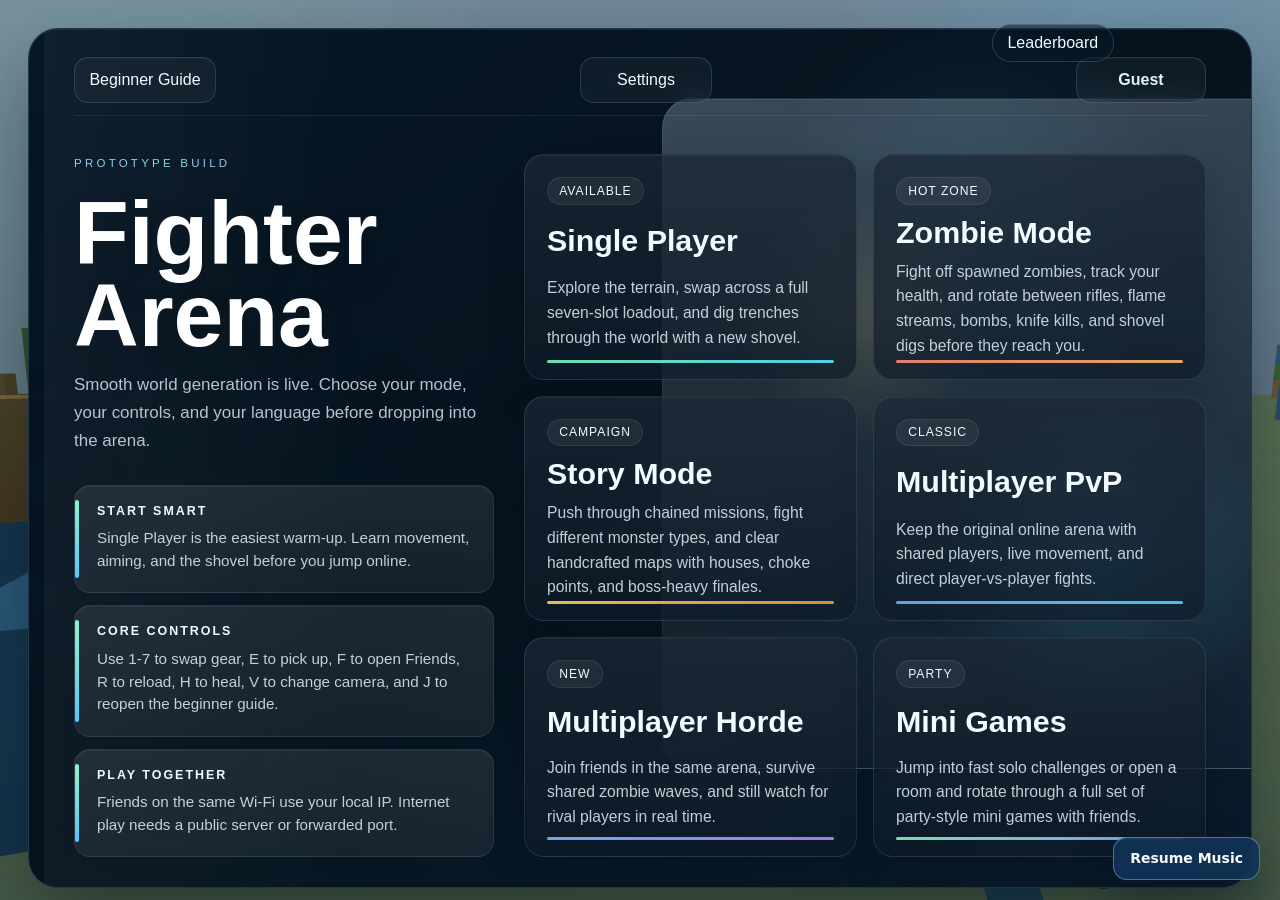
<file: Fighter arena/index.html>
<!DOCTYPE html>
<html lang="en">
  <head>
    <meta charset="UTF-8" />
    <meta name="viewport" content="width=device-width, initial-scale=1.0" />
    <meta http-equiv="Cache-Control" content="no-cache, no-store, must-revalidate" />
    <meta http-equiv="Pragma" content="no-cache" />
    <meta http-equiv="Expires" content="0" />
    <title>Fighter Arena</title>
    <link rel="stylesheet" href="./src/style.css?v=20260609-ui-pass7" />
  </head>
  <body>
    <div class="menu-screen" id="menuScreen">
      <div class="menu-shell">
        <div class="menu-actions">
          <button class="menu-toggle menu-actions__button" id="guideOpenButton" type="button">Beginner Guide</button>
          <button class="menu-toggle menu-actions__button" id="settingsOpenButton" type="button">Settings</button>
          <span class="menu-actions__account" id="accountStatusChip">Guest</span>
        </div>

        <p class="eyebrow" id="menuEyebrow">Prototype Build</p>
        <h1 id="menuTitle">Fighter Arena</h1>
        <p class="summary" id="menuSummary">
          Smooth world generation is live. Choose your mode, your controls, and
          your language before dropping into the arena.
        </p>

        <div class="menu-quick-grid" id="menuQuickGrid">
          <article class="menu-quick-card">
            <p class="menu-quick-card__label" id="menuQuickStartTitle">Start Smart</p>
            <p class="menu-quick-card__body" id="menuQuickStartBody">Single Player is the easiest warm-up. Learn movement, aiming, and the shovel before you jump online.</p>
          </article>
          <article class="menu-quick-card">
            <p class="menu-quick-card__label" id="menuQuickControlsTitle">Core Controls</p>
            <p class="menu-quick-card__body" id="menuQuickControlsBody">Use 1-7 to swap gear, R to reload, H to heal, V to change camera, and J to reopen the beginner guide.</p>
          </article>
          <article class="menu-quick-card">
            <p class="menu-quick-card__label" id="menuQuickShareTitle">Play Together</p>
            <p class="menu-quick-card__body" id="menuQuickShareBody">Friends on the same Wi-Fi use your local IP. Internet play needs a public server or port forwarding.</p>
          </article>
        </div>

        <div class="mode-grid mode-grid--four">
          <button class="mode-card mode-card--live" id="singlePlayerButton" type="button">
            <span class="mode-card__tag" id="singlePlayerTag">Available</span>
            <strong id="singlePlayerTitle">Single Player</strong>
            <span id="singlePlayerDescription">
              Explore the terrain, swap across a full seven-slot loadout, and dig
              trenches through the world with a new shovel.
            </span>
          </button>

          <button class="mode-card mode-card--zombie" id="zombieModeButton" type="button">
            <span class="mode-card__tag" id="zombieModeTag">Hot Zone</span>
            <strong id="zombieModeTitle">Zombie Mode</strong>
            <span id="zombieModeDescription">
              Fight off spawned zombies, track your health, and rotate between
              rifles, flame streams, bombs, and knife kills before they reach you.
            </span>
          </button>

          <button class="mode-card mode-card--story" id="storyModeButton" type="button">
            <span class="mode-card__tag" id="storyModeTag">Campaign</span>
            <strong id="storyModeTitle">Story Mode</strong>
            <span id="storyModeDescription">
              Push through chained missions, fight different monster types, and clear handcrafted maps with houses, choke points, and boss-heavy finales.
            </span>
          </button>

          <button class="mode-card mode-card--multiplayer" id="multiplayerPvpButton" type="button">
            <span class="mode-card__tag" id="multiplayerPvpTag">Classic</span>
            <strong id="multiplayerPvpTitle">Multiplayer PvP</strong>
            <span id="multiplayerPvpDescription">
              Keep the original online arena with shared players, live movement,
              and direct player-vs-player fights.
            </span>
          </button>

          <button class="mode-card mode-card--multiplayer-horde" id="multiplayerHordeButton" type="button">
            <span class="mode-card__tag" id="multiplayerHordeTag">New</span>
            <strong id="multiplayerHordeTitle">Multiplayer Horde</strong>
            <span id="multiplayerHordeDescription">
              Join friends in the same arena, survive shared zombie waves, and
              still watch for rival players in real time.
            </span>
          </button>

          <button class="mode-card mode-card--arcade" id="miniGamesButton" type="button">
            <span class="mode-card__tag" id="miniGamesTag">Party</span>
            <strong id="miniGamesTitle">Mini Games</strong>
            <span id="miniGamesDescription">
              Jump into fast solo challenges or open a room and rotate through a full set of party-style mini games with friends.
            </span>
          </button>
        </div>
      </div>
    </div>

    <div class="settings-panel is-hidden" id="settingsPanel" hidden>
      <div class="settings-panel__panel">
        <div class="settings-panel__header">
          <div>
            <p class="eyebrow" id="settingsEyebrow">Settings</p>
            <h2 id="settingsTitle">Settings And Account</h2>
            <p class="settings-panel__summary" id="settingsSummary">
              Keep every setting in one place, then sign in on this browser to keep your layout, audio, loadout, and progress tied to your account.
            </p>
          </div>
          <button class="menu-toggle settings-panel__close" id="settingsCloseButton" type="button">Close</button>
        </div>
        <div class="settings-panel__grid">
          <section class="settings-panel__section">
            <p class="settings-panel__label" id="settingsAccountLabel">Account</p>
            <p class="settings-panel__status" id="accountStatusText">
              Guest mode on this browser. Sign in to keep your data.
            </p>
            <div class="settings-panel__account-row settings-panel__account-row--inputs" autocomplete="off">
              <input class="room-browser__input" id="accountNameInput" name="username" type="text" maxlength="24" placeholder="Account name" autocomplete="off" autocapitalize="off" spellcheck="false" />
              <input class="room-browser__input" id="accountPasswordInput" name="current-password" type="password" maxlength="48" placeholder="Password" autocomplete="off" autocapitalize="off" spellcheck="false" />
            </div>
            <div class="settings-panel__account-row">
              <button class="start-button" id="accountLoginButton" type="button">Log In / Create</button>
              <button class="menu-toggle" id="accountSaveButton" type="button">Save</button>
              <button class="menu-toggle" id="accountLogoutButton" type="button">Log Out</button>
            </div>
          </section>
          <section class="settings-panel__section">
            <p class="settings-panel__label" id="settingsGameLabel">Game Settings</p>
            <div class="menu-toolbar settings-panel__toolbar">
              <div class="menu-picker">
                <span class="menu-picker__label" id="languageLabel">Language</span>
                <div class="menu-picker__buttons">
                  <button class="menu-toggle" id="languageEnButton" type="button">English</button>
                  <button class="menu-toggle" id="languageZhButton" type="button">中文</button>
                </div>
              </div>
              <div class="menu-picker">
                <span class="menu-picker__label" id="controlLabel">Controls</span>
                <div class="menu-picker__buttons">
                  <button class="menu-toggle" id="controlDesktopButton" type="button">Desktop</button>
                  <button class="menu-toggle" id="controlPadButton" type="button">Mobile</button>
                </div>
              </div>
              <div class="menu-picker">
                <span class="menu-picker__label" id="sensitivityLabel">Sensitivity</span>
                <div class="menu-picker__buttons menu-picker__buttons--compact">
                  <button class="menu-toggle" id="sensitivityDownButton" type="button">-</button>
                  <span class="menu-value" id="sensitivityValue">100%</span>
                  <button class="menu-toggle" id="sensitivityUpButton" type="button">+</button>
                </div>
              </div>
              <div class="menu-picker">
                <span class="menu-picker__label" id="fovLabel">Field Of View</span>
                <div class="menu-picker__buttons menu-picker__buttons--compact">
                  <button class="menu-toggle" id="fovDownButton" type="button">-</button>
                  <span class="menu-value" id="fovValue">75°</span>
                  <button class="menu-toggle" id="fovUpButton" type="button">+</button>
                </div>
              </div>
              <div class="menu-picker">
                <span class="menu-picker__label" id="soundLabel">Sound</span>
                <div class="menu-picker__buttons menu-picker__buttons--compact">
                  <button class="menu-toggle" id="soundMuteButton" type="button">Mute</button>
                  <button class="menu-toggle" id="soundDownButton" type="button">-</button>
                  <span class="menu-value" id="soundValue">100%</span>
                  <button class="menu-toggle" id="soundUpButton" type="button">+</button>
                </div>
              </div>
              <div class="menu-picker">
                <span class="menu-picker__label" id="musicToggleLabel">Music</span>
                <div class="menu-picker__buttons">
                  <button class="menu-toggle" id="musicOnButton" type="button">On</button>
                  <button class="menu-toggle" id="musicOffButton" type="button">Off</button>
                </div>
              </div>
              <div class="menu-picker">
                <span class="menu-picker__label" id="musicVolumeLabel">Music Volume</span>
                <div class="menu-picker__buttons menu-picker__buttons--compact">
                  <button class="menu-toggle" id="musicVolumeDownButton" type="button">-</button>
                  <span class="menu-value" id="musicVolumeValue">100%</span>
                  <button class="menu-toggle" id="musicVolumeUpButton" type="button">+</button>
                </div>
              </div>
              <div class="menu-picker">
                <span class="menu-picker__label" id="musicAutoLabel">Auto Start Music</span>
                <div class="menu-picker__buttons">
                  <button class="menu-toggle" id="musicAutoOnButton" type="button">On</button>
                  <button class="menu-toggle" id="musicAutoOffButton" type="button">Off</button>
                </div>
              </div>
              <div class="menu-picker">
                <span class="menu-picker__label" id="musicPopupLabel">Song Popups</span>
                <div class="menu-picker__buttons">
                  <button class="menu-toggle" id="musicPopupOnButton" type="button">On</button>
                  <button class="menu-toggle" id="musicPopupOffButton" type="button">Off</button>
                </div>
              </div>
              <div class="menu-picker">
                <span class="menu-picker__label" id="musicSkipLabel">Track Control</span>
                <div class="menu-picker__buttons">
                  <button class="menu-toggle" id="musicSkipButton" type="button">Next Track</button>
                </div>
              </div>
              <div class="menu-picker">
                <span class="menu-picker__label" id="bootHintsLabel">Tips And Popups</span>
                <div class="menu-picker__buttons">
                  <button class="menu-toggle" id="bootHintsOnButton" type="button">On</button>
                  <button class="menu-toggle" id="bootHintsOffButton" type="button">Off</button>
                </div>
              </div>
              <div class="menu-picker">
                <span class="menu-picker__label" id="showAllButtonsLabel">ShowALL Buttons</span>
                <div class="menu-picker__buttons">
                  <button class="menu-toggle" id="showAllButtonsOnButton" type="button">On</button>
                  <button class="menu-toggle" id="showAllButtonsOffButton" type="button">Off</button>
                </div>
              </div>
              <div class="menu-picker">
                <span class="menu-picker__label" id="touchStyleLabel">Mobile HUD</span>
                <div class="menu-picker__buttons">
                  <button class="menu-toggle" id="touchStyleClassicButton" type="button">Classic</button>
                  <button class="menu-toggle" id="touchStyleCompactButton" type="button">Compact</button>
                </div>
              </div>
              <div class="menu-picker">
                <span class="menu-picker__label" id="screenFitLabel">Screen Fit</span>
                <div class="menu-picker__buttons">
                  <button class="menu-toggle" id="screenFitOpenButton" type="button">Adjust Frame</button>
                </div>
              </div>
              <div class="menu-picker">
                <span class="menu-picker__label" id="controlFitLabel">Control Fit</span>
                <div class="menu-picker__buttons">
                  <button class="menu-toggle" id="controlFitOpenButton" type="button">Adjust Buttons</button>
                </div>
              </div>
            </div>
          </section>
          <section class="settings-panel__section settings-panel__section--guide" id="settingsGuideSection">
            <div class="settings-guide__head">
              <div>
                <p class="settings-panel__label" id="settingsGuideLabel">Beginner Guide</p>
                <p class="settings-panel__status" id="settingsGuideSummary">
                  Quick controls, mode tips, and the easiest way to get into a match.
                </p>
              </div>
            </div>
            <div class="settings-guide__grid" id="settingsGuideContent"></div>
          </section>
        </div>
      </div>
    </div>

    <div class="settings-panel is-hidden" id="guidePanel">
      <div class="settings-panel__panel guide-panel__panel">
        <div class="settings-panel__header">
          <div>
            <p class="eyebrow" id="guideEyebrow">Start Here</p>
            <h2 id="guideTitle">Beginner Guide</h2>
            <p class="settings-panel__summary" id="guideSummary">
              Learn the controls, the modes, and the fastest way to get moving before you drop into the arena.
            </p>
          </div>
          <button class="menu-toggle settings-panel__close" id="guideCloseButton" type="button">Close</button>
        </div>
        <div class="guide-panel__grid" id="guidePanelContent"></div>
      </div>
    </div>

    <div class="room-browser is-hidden" id="miniGameBrowser">
      <div class="room-browser__panel room-browser__panel--mini-games">
        <div class="room-browser__header">
          <div>
            <p class="eyebrow" id="miniGameBrowserEyebrow">Mini Games</p>
            <h2 id="miniGameBrowserTitle">Mini Games Hub</h2>
            <p class="room-browser__summary" id="miniGameBrowserSummary">
              Pick a fast challenge for solo play, or open a room and bring friends in with public rooms or private codes.
            </p>
          </div>
          <button class="menu-toggle room-browser__close" id="miniGameBrowserCloseButton" type="button">Close</button>
        </div>
        <div class="mini-game-grid" id="miniGameGrid"></div>
      </div>
    </div>

    <div class="room-browser is-hidden" id="storyBrowser">
      <div class="room-browser__panel room-browser__panel--mini-games">
        <div class="room-browser__header">
          <div>
            <p class="eyebrow" id="storyBrowserEyebrow">Story Mode</p>
            <h2 id="storyBrowserTitle">Campaign Map</h2>
            <p class="room-browser__summary" id="storyBrowserSummary">
              Move chapter by chapter through a full campaign. Each mission changes the map, the monster lineup, and the pressure.
            </p>
          </div>
          <button class="menu-toggle room-browser__close" id="storyBrowserCloseButton" type="button">Close</button>
        </div>
        <div class="mini-game-grid" id="storyChapterGrid"></div>
      </div>
    </div>

    <div class="room-browser is-hidden" id="roomBrowser">
      <div class="room-browser__panel">
        <div class="room-browser__header">
          <div>
            <p class="eyebrow" id="roomBrowserEyebrow">Rooms</p>
            <h2 id="roomBrowserTitle">Multiplayer Rooms</h2>
            <p class="room-browser__summary" id="roomBrowserSummary">
              Browse public rooms, create a new match, or join a private room with a code.
            </p>
          </div>
          <button class="menu-toggle room-browser__close" id="roomBrowserCloseButton" type="button">Close</button>
        </div>

        <div class="room-browser__grid">
          <section class="room-browser__section">
            <p class="room-browser__label" id="roomPlayerNameLabel">Player Name</p>
            <input class="room-browser__input" id="roomPlayerNameInput" type="text" maxlength="24" placeholder="Player" />
          </section>

          <section class="room-browser__section">
            <div class="room-browser__section-head">
              <p class="room-browser__label" id="roomCreateLabel">Create Room</p>
              <span class="room-browser__badge" id="roomCreatedCodeReadout" hidden></span>
            </div>
            <div class="room-browser__stack">
              <input class="room-browser__input" id="roomNameInput" type="text" maxlength="36" placeholder="Room name" />
              <div class="room-browser__row">
                <label class="room-browser__field">
                  <span id="roomModeLabel">Mode</span>
                  <select class="room-browser__select" id="roomModeSelect">
                    <option value="pvp">PvP</option>
                    <option value="horde">Zombie Horde</option>
                    <option value="arcade">Mini Games</option>
                  </select>
                </label>
                <label class="room-browser__field">
                  <span id="roomPrivacyLabel">Privacy</span>
                  <select class="room-browser__select" id="roomPrivacySelect">
                    <option value="public">Public</option>
                    <option value="private">Private</option>
                  </select>
                </label>
              </div>
              <label class="room-browser__field" id="roomMiniGameField" hidden>
                <span id="roomMiniGameLabel">Mini Game</span>
                <select class="room-browser__select" id="roomMiniGameSelect">
                  <option value="sharpshooter">Sharpshooter</option>
                  <option value="zombie-blitz">Zombie Blitz</option>
                  <option value="checkpoint-sprint">Checkpoint Sprint</option>
                  <option value="distance-dash">Distance Dash</option>
                </select>
              </label>
              <label class="room-browser__field" id="roomMinPlayersField">
                <span id="roomMinPlayersLabel">Horde Start Players</span>
                <input class="room-browser__input" id="roomMinPlayersInput" type="number" min="1" max="8" value="2" />
              </label>
              <button class="start-button room-browser__action" id="roomCreateButton" type="button">Create And Join</button>
            </div>
          </section>

          <section class="room-browser__section">
            <p class="room-browser__label" id="roomPrivateJoinLabel">Join Private Room</p>
            <div class="room-browser__row">
              <input class="room-browser__input" id="roomCodeInput" type="text" maxlength="6" placeholder="ABC123" />
              <button class="menu-toggle room-browser__join-code" id="roomJoinCodeButton" type="button">Join Code</button>
            </div>
          </section>

          <section class="room-browser__section room-browser__section--list">
            <div class="room-browser__section-head">
              <p class="room-browser__label" id="roomPublicListLabel">Public Rooms</p>
              <button class="menu-toggle" id="roomRefreshButton" type="button">Refresh</button>
            </div>
            <div class="room-browser__list" id="roomList"></div>
            <p class="room-browser__empty" id="roomListEmpty">No public rooms yet.</p>
          </section>
        </div>
      </div>
    </div>

    <div class="hud">
      <div class="brand">
        <p class="eyebrow" id="brandEyebrow">Single Player</p>
        <h1 id="brandTitle">Fighter Arena</h1>
        <p class="summary" id="brandSummary">
          Smooth terrain, reload management, a seven-slot loadout, and shovel-dug
          terrain cuts across the world.
        </p>
        <p class="build-tag" id="buildTag">Build 2026.04.25c</p>
      </div>

      <div class="panel is-hidden" id="panel">
        <button class="start-button" id="startButton" type="button">Resume Mission</button>
        <button class="menu-toggle panel-settings-button" id="panelGuideButton" type="button">Guide</button>
        <button class="menu-toggle panel-settings-button" id="panelSettingsButton" type="button">Settings</button>
        <button class="menu-toggle panel-fit-button panel-settings-legacy" id="screenFitPauseButton" type="button">Screen Fit</button>
        <button class="menu-toggle panel-fit-button panel-settings-legacy" id="controlFitPauseButton" type="button">Control Fit</button>
        <div class="panel-audio panel-settings-legacy">
          <span class="panel-audio__label" id="panelSoundLabel">Sound</span>
          <div class="panel-audio__controls">
            <button class="menu-toggle" id="panelSoundMuteButton" type="button">Mute</button>
            <button class="menu-toggle" id="panelSoundDownButton" type="button">-</button>
            <span class="menu-value" id="panelSoundValue">100%</span>
            <button class="menu-toggle" id="panelSoundUpButton" type="button">+</button>
          </div>
        </div>
        <p id="instructionLine1">
          <kbd>WASD</kbd> move, <kbd>Shift</kbd> sprint, <kbd>Space</kbd> jump,
          mouse to look.
        </p>
        <p id="instructionLine2">
          <kbd>Mouse 1</kbd> attacks, <kbd>Mouse 2</kbd> aims, <kbd>1-7</kbd>
          swaps gear, <kbd>R</kbd> reloads guns, <kbd>H</kbd> uses a heal
          potion, <kbd>Q</kbd> drops your current weapon, <kbd>P</kbd> picks up
          nearby gear, <kbd>B</kbd> opens the shop, and <kbd>V</kbd> swaps first
          and third person. Press <kbd>Esc</kbd> to pause.
        </p>
      </div>

      <div class="shop-panel is-hidden" id="shopPanel">
        <div class="shop-panel__topline">
          <p class="eyebrow" id="shopEyebrow">Field Shop</p>
          <div class="shop-panel__actions">
            <span class="shop-panel__credits" id="shopCredits">Bitz: 0</span>
            <button class="menu-toggle shop-panel__close" id="shopCloseButton" type="button">Close</button>
          </div>
        </div>
        <h2 id="shopTitle">Weapon Shop</h2>
        <p class="shop-panel__summary" id="shopSummary">
          Buy new guns, then equip them from your loadout once they are in your
          inventory.
        </p>
        <div class="shop-grid" id="shopGrid"></div>
      </div>

      <div class="social-panel is-hidden" id="socialPanel">
        <div class="social-panel__header">
          <div>
            <p class="eyebrow" id="socialEyebrow">Friends</p>
            <h2 id="socialTitle">Friends And Chat</h2>
          </div>
          <button class="menu-toggle social-panel__close" id="socialCloseButton" type="button">Close</button>
        </div>
        <div class="social-panel__tabs" id="socialTabButtons">
          <button class="menu-toggle is-selected" id="socialFriendsTabButton" type="button">Friends</button>
          <button class="menu-toggle" id="socialLeaderboardTabButton" type="button">Leaderboard</button>
        </div>
        <div class="social-panel__view" id="socialFriendsView">
          <div class="social-panel__grid social-panel__grid--friends">
            <section class="social-panel__section">
              <p class="social-panel__label" id="socialOnlineLabel">Online Players</p>
              <div class="social-panel__list" id="socialOnlineList"></div>
            </section>
            <section class="social-panel__section">
              <p class="social-panel__label" id="socialRequestsLabel">Friend Requests</p>
              <div class="social-panel__list" id="socialRequestsList"></div>
            </section>
            <section class="social-panel__section">
              <div class="social-panel__friend-head">
                <div>
                  <p class="social-panel__label" id="socialFriendsLabel">Friends</p>
                  <span class="social-panel__friend-subtitle" id="socialSelectedFriend">Select a friend</span>
                </div>
                <div class="social-panel__voice-controls">
                  <button class="menu-toggle" id="socialCallButton" type="button">Call</button>
                  <button class="menu-toggle" id="socialVideoButton" type="button">Camera</button>
                  <button class="menu-toggle" id="socialHangupButton" type="button">Hang Up</button>
                </div>
              </div>
              <div class="social-panel__list" id="socialFriendsList"></div>
              <div class="social-panel__incoming is-hidden" id="socialIncomingCallBox">
                <div>
                  <p class="social-panel__label" id="socialIncomingCallLabel">Incoming Call</p>
                  <span class="social-panel__voice-status" id="socialIncomingCallStatus">Waiting</span>
                </div>
                <div class="social-panel__voice-controls">
                  <button class="menu-toggle" id="socialAcceptCallButton" type="button">Accept</button>
                  <button class="menu-toggle" id="socialRejectCallButton" type="button">Reject</button>
                </div>
              </div>
              <div class="social-panel__video-stage" id="socialVideoStage">
                <video class="social-panel__video social-panel__video--local" id="socialLocalVideo" autoplay muted playsinline></video>
                <video class="social-panel__video social-panel__video--remote" id="socialRemoteVideo" autoplay playsinline></video>
              </div>
              <div class="social-panel__chat-log" id="socialDirectChatLog"></div>
              <div class="social-panel__composer">
                <input class="room-browser__input social-panel__input" id="socialDirectChatInput" type="text" maxlength="220" placeholder="Message a friend" />
                <button class="start-button social-panel__send" id="socialDirectSendButton" type="button">Send</button>
              </div>
            </section>
          </div>
        </div>
        <div class="social-panel__view is-hidden" id="socialLeaderboardView">
          <div class="social-panel__grid">
            <section class="social-panel__section">
              <p class="social-panel__label" id="socialRosterLabel">Leaderboard</p>
              <div class="social-panel__list" id="socialRosterList"></div>
            </section>
            <section class="social-panel__section">
              <p class="social-panel__label" id="socialChatLabel">Room Chat</p>
              <div class="social-panel__voice">
                <div class="social-panel__voice-head">
                  <p class="social-panel__label" id="socialVoiceLabel">Voice</p>
                  <span class="social-panel__voice-status" id="socialVoiceStatus">Multiplayer only</span>
                </div>
                <div class="social-panel__voice-controls">
                  <button class="menu-toggle" id="socialVoiceToggleButton" type="button">Join Voice</button>
                  <button class="menu-toggle" id="socialVoiceMuteButton" type="button">Mute Mic</button>
                </div>
              </div>
              <div class="social-panel__chat-log" id="socialChatLog"></div>
              <div class="social-panel__composer">
                <input class="room-browser__input social-panel__input" id="socialChatInput" type="text" maxlength="220" placeholder="Say something" />
                <button class="start-button social-panel__send" id="socialSendButton" type="button">Send</button>
              </div>
            </section>
          </div>
        </div>
      </div>

      <div class="status" id="statusHud">
        <span id="modeReadout">Mode: Menu</span>
        <span id="healthReadout">Health: --</span>
        <span id="zombieReadout">Zombies: --</span>
        <span id="weaponReadout">Weapon: M134 Minigun</span>
        <span id="ammoReadout">Ammo: --</span>
        <span id="hitsReadout">Hits: --</span>
      </div>

      <div class="sprint-meter" id="sprintMeter" aria-label="Sprint Meter">
        <div class="sprint-meter__row">
          <span class="sprint-meter__label" id="sprintMeterLabel">Sprint</span>
          <span class="sprint-meter__value" id="sprintMeterValue">100%</span>
        </div>
        <div class="sprint-meter__track">
          <div class="sprint-meter__fill" id="sprintMeterFill"></div>
        </div>
      </div>

      <div class="coords-readout" id="coordsReadout">X: -- Y: -- Z: --</div>

      <div class="loadout-bar" id="loadoutBar" aria-label="Weapon Selection"></div>
    </div>

    <button class="menu-toggle social-hud-button is-hidden" id="socialHudButton" type="button">
      Friends
    </button>

    <button class="menu-toggle leaderboard-hud-button is-hidden" id="leaderboardHudButton" type="button">
      Leaderboard
    </button>

    <aside class="debug-overlay is-hidden" id="debugOverlay" aria-live="off">
      <div class="debug-overlay__title" id="debugOverlayTitle">Debug / Developer</div>
      <pre class="debug-overlay__content" id="debugOverlayContent"></pre>
    </aside>

    <div class="touch-ui" id="touchUi" hidden>
      <div class="touch-look" id="touchLookArea" aria-hidden="true"></div>
      <div class="touch-joystick" id="touchJoystick" aria-hidden="true">
        <div class="touch-joystick__base"></div>
        <div class="touch-joystick__stick" id="touchJoystickStick"></div>
      </div>
      <div class="touch-actions">
        <button class="touch-action touch-action--primary" id="touchFireButton" type="button">Fire</button>
        <button class="touch-action" id="touchAimButton" type="button">Aim</button>
        <button class="touch-action touch-action--accent" id="touchSprintButton" type="button">Sprint</button>
        <button class="touch-action" id="touchSlideButton" type="button">Slide</button>
        <button class="touch-action" id="touchJumpButton" type="button">Jump</button>
        <button class="touch-action" id="touchReloadButton" type="button">Reload</button>
        <button class="touch-action" id="touchHealButton" type="button">Heal</button>
        <button class="touch-action" id="touchViewButton" type="button">View</button>
        <button class="touch-action" id="touchRotateButton" type="button">Rotate</button>
        <button class="touch-action" id="touchPickupButton" type="button">Pick Up</button>
        <button class="touch-action" id="touchWallButton" type="button">Wall</button>
        <button class="touch-action" id="touchShopButton" type="button">Shop</button>
        <button class="touch-action" id="touchChatButton" type="button">Chat</button>
      </div>
    </div>

    <div class="screen-fit-editor" id="screenFitEditor" hidden>
      <div class="screen-fit-editor__toolbar">
        <div class="screen-fit-editor__copy">
          <p class="eyebrow" id="screenFitEyebrow">Screen Fit</p>
          <h2 id="screenFitTitle">Shape your play frame</h2>
          <p class="screen-fit-editor__summary" id="screenFitSummary">
            Drag the box to move it. Pull edges or corners to widen, narrow,
            raise, or lower the gameplay frame for this control mode.
          </p>
        </div>
        <div class="screen-fit-editor__buttons">
          <button class="menu-toggle" id="screenFitResetButton" type="button">Reset</button>
          <button class="start-button" id="screenFitDoneButton" type="button">Done</button>
        </div>
      </div>
      <div class="screen-fit-stage" id="screenFitStage">
        <div class="screen-fit-frame" id="screenFitFrame">
          <div class="screen-fit-frame__label" id="screenFitFrameLabel">Desktop Frame</div>
          <button class="screen-fit-handle screen-fit-handle--n" data-handle="n" type="button" aria-label="Resize top"></button>
          <button class="screen-fit-handle screen-fit-handle--e" data-handle="e" type="button" aria-label="Resize right"></button>
          <button class="screen-fit-handle screen-fit-handle--s" data-handle="s" type="button" aria-label="Resize bottom"></button>
          <button class="screen-fit-handle screen-fit-handle--w" data-handle="w" type="button" aria-label="Resize left"></button>
          <button class="screen-fit-handle screen-fit-handle--ne" data-handle="ne" type="button" aria-label="Resize top right"></button>
          <button class="screen-fit-handle screen-fit-handle--nw" data-handle="nw" type="button" aria-label="Resize top left"></button>
          <button class="screen-fit-handle screen-fit-handle--se" data-handle="se" type="button" aria-label="Resize bottom right"></button>
          <button class="screen-fit-handle screen-fit-handle--sw" data-handle="sw" type="button" aria-label="Resize bottom left"></button>
        </div>
      </div>
    </div>

    <div class="control-fit-editor" id="controlFitEditor" hidden>
      <div class="control-fit-editor__toolbar">
        <div class="control-fit-editor__copy">
          <p class="eyebrow" id="controlFitEyebrow">Control Fit</p>
          <h2 id="controlFitTitle">Tune your mobile buttons</h2>
          <p class="control-fit-editor__summary" id="controlFitSummary">
            Tap a button or the joystick to select it. Drag it anywhere, then use Smaller or Larger until it feels right on your phone.
          </p>
          <p class="control-fit-editor__selected" id="controlFitSelectedLabel">Selected: Joystick</p>
        </div>
        <div class="control-fit-editor__buttons">
          <button class="menu-toggle" id="controlFitSmallerButton" type="button">Smaller</button>
          <button class="menu-toggle" id="controlFitLargerButton" type="button">Larger</button>
          <button class="menu-toggle" id="controlFitResetButton" type="button">Reset</button>
          <button class="start-button" id="controlFitDoneButton" type="button">Done</button>
        </div>
      </div>
    </div>

    <div class="reticle" aria-hidden="true"></div>
    <div class="scope-overlay" id="scopeOverlay" aria-hidden="true">
      <div class="scope-overlay__glass"></div>
      <div class="scope-overlay__cross scope-overlay__cross--h"></div>
      <div class="scope-overlay__cross scope-overlay__cross--v"></div>
      <div class="scope-overlay__label" id="scopeOverlayLabel">Scope x3</div>
    </div>
    <div class="music-popup" id="musicPopup" hidden>
      <span class="music-popup__eyebrow" id="musicPopupEyebrow">Now Playing</span>
      <strong class="music-popup__title" id="musicPopupTitle">Fighter Arena Sunrise</strong>
      <span class="music-popup__meta" id="musicPopupMeta">Arena Sessions</span>
    </div>
    <div class="boot-message" id="bootMessage" hidden></div>

    <script>
      (function () {
        const bootMessage = document.getElementById("bootMessage");
        const BOOT_MESSAGE_TIMEOUT_MS = 3800;
        const BOOT_MESSAGE_FADE_MS = 220;
        let bootMessageTimer = 0;
        let bootMessageHideTimer = 0;

        function clearBootMessageTimers() {
          if (bootMessageTimer) {
            window.clearTimeout(bootMessageTimer);
            bootMessageTimer = 0;
          }
          if (bootMessageHideTimer) {
            window.clearTimeout(bootMessageHideTimer);
            bootMessageHideTimer = 0;
          }
        }

        const BOOT_MESSAGE_VARIANT_CLASSES = [
          "is-info",
          "is-success",
          "is-warning",
          "is-error",
          "is-compact",
          "is-detailed"
        ];

        function clearBootMessageClasses() {
          if (!bootMessage) {
            return;
          }
          bootMessage.classList.remove.apply(bootMessage.classList, BOOT_MESSAGE_VARIANT_CLASSES);
        }

        function inferBootMessageTone(message) {
          const value = String(message || "").toLowerCase();
          if (!value) {
            return "info";
          }
          if (
            value.includes("error") ||
            value.includes("failed") ||
            value.includes("unavailable") ||
            value.includes("不可用") ||
            value.includes("失败") ||
            value.includes("错误") ||
            value.includes("expired") ||
            value.includes("wrong password")
          ) {
            return "error";
          }
          if (
            value.includes("unsupported") ||
            value.includes("blocked") ||
            value.includes("not found") ||
            value.includes("need ") ||
            value.includes("等待") ||
            value.includes("冷却") ||
            value.includes("没找到") ||
            value.includes("不够") ||
            value.includes("不能")
          ) {
            return "warning";
          }
          if (
            value.includes("saved") ||
            value.includes("created") ||
            value.includes("logged in") ||
            value.includes("signed in") ||
            value.includes("unlocked") ||
            value.includes("deployed") ||
            value.includes("live") ||
            value.includes("started") ||
            value.includes("完成") ||
            value.includes("成功") ||
            value.includes("已开始") ||
            value.includes("已保存") ||
            value.includes("已解锁") ||
            value.includes("已放下")
          ) {
            return "success";
          }
          return "info";
        }

        function inferBootMessageScale(message) {
          const length = String(message || "").trim().length;
          if (length <= 44) {
            return "compact";
          }
          if (length >= 92) {
            return "detailed";
          }
          return "normal";
        }

        function shouldSuppressBootMessage() {
          const body = document.body;
          if (!body) {
            return false;
          }
          return (
            body.classList.contains("is-ingame") &&
            !body.classList.contains("is-panel-open") &&
            !body.classList.contains("is-settings-open") &&
            !body.classList.contains("is-social-open") &&
            !body.classList.contains("is-shop-open") &&
            !body.classList.contains("is-story-open") &&
            !body.classList.contains("is-screen-fit-editing") &&
            !body.classList.contains("is-control-fit-editing")
          );
        }

        function hideBootMessageImmediately() {
          if (!bootMessage) {
            return;
          }

          clearBootMessageTimers();
          bootMessage.classList.remove("is-visible");
          clearBootMessageClasses();
          bootMessage.hidden = true;
          bootMessage.textContent = "";
        }

        function setBootMessage(message) {
          if (!bootMessage) {
            return;
          }

          const nextMessage = typeof message === "string" ? message : "";
          clearBootMessageTimers();

          if (!nextMessage) {
            hideBootMessageImmediately();
            return;
          }

          clearBootMessageClasses();
          const tone = inferBootMessageTone(nextMessage);
          const scale = inferBootMessageScale(nextMessage);
          const bootHintsAllowed =
            typeof window.__fighterArenaShouldShowBootHints === "function"
              ? window.__fighterArenaShouldShowBootHints()
              : true;
          if (!bootHintsAllowed && tone === "info") {
            hideBootMessageImmediately();
            return;
          }
          if (shouldSuppressBootMessage()) {
            hideBootMessageImmediately();
            return;
          }
          bootMessage.classList.add("is-" + tone);
          if (scale === "compact" || scale === "detailed") {
            bootMessage.classList.add("is-" + scale);
          }

          bootMessage.hidden = false;
          bootMessage.textContent = nextMessage;
          window.requestAnimationFrame(function () {
            bootMessage.classList.add("is-visible");
          });

          bootMessageTimer = window.setTimeout(function () {
            bootMessage.classList.remove("is-visible");
            bootMessageHideTimer = window.setTimeout(function () {
              bootMessage.hidden = true;
              clearBootMessageClasses();
              bootMessage.textContent = "";
              bootMessageHideTimer = 0;
            }, BOOT_MESSAGE_FADE_MS);
            bootMessageTimer = 0;
          }, BOOT_MESSAGE_TIMEOUT_MS);
        }

        window.__fighterArenaSetBootMessage = setBootMessage;

        window.addEventListener("error", function (event) {
          const detail =
            event && event.error && event.error.name
              ? event.error.name + ": " + (event.error.message || event.message || "Unknown error")
              : event.message || "Unknown error";
          setBootMessage("Startup error: " + detail);
        });

        window.addEventListener("unhandledrejection", function (event) {
          const reason =
            event.reason && event.reason.message
              ? event.reason.message
              : String(event.reason || "Unknown error");

          setBootMessage("Startup error: " + reason);
        });
      })();
    </script>
    <script type="module" src="./src/main.js?v=20260609-ui-pass7"></script>
    <style>
      #musicUnlockButton {
        position: fixed;
        right: 20px;
        bottom: 20px;
        z-index: 9999;
        display: none;
        align-items: center;
        gap: 10px;
        padding: 12px 16px;
        border-radius: 14px;
        border: 1px solid rgba(125, 211, 252, 0.45);
        background: rgba(18, 50, 86, 0.92);
        color: #f8fbff;
        font: 600 14px/1.2 system-ui, -apple-system, BlinkMacSystemFont, "Segoe UI", sans-serif;
        box-shadow: 0 20px 40px rgba(5, 17, 31, 0.35);
        cursor: pointer;
      }

      #musicUnlockButton[data-visible="true"] {
        display: inline-flex;
      }
    </style>
    <button id="musicUnlockButton" type="button">Resume Music</button>
    <script>
      (function () {
        const NativeAudioContext = window.AudioContext || window.webkitAudioContext;
        const trackedContexts = [];
        const unlockButton = document.getElementById("musicUnlockButton");
        let unlocked = false;

        if (NativeAudioContext) {
          const WrappedAudioContext = function (...args) {
            const context = new NativeAudioContext(...args);
            trackedContexts.push(context);
            return context;
          };
          WrappedAudioContext.prototype = NativeAudioContext.prototype;
          window.AudioContext = WrappedAudioContext;
          if (window.webkitAudioContext) {
            window.webkitAudioContext = WrappedAudioContext;
          }
        }

        async function unlockAudio() {
          let resumedAny = false;
          for (const context of trackedContexts) {
            if (!context || context.state !== "suspended") {
              continue;
            }
            try {
              await context.resume();
              resumedAny = true;
            } catch (error) {
              console.warn("Audio resume failed", error);
            }
          }

          window.__fighterArenaAudioUnlocked = true;
          window.dispatchEvent(new CustomEvent("fighter-audio-unlock"));

          if (resumedAny || trackedContexts.length > 0) {
            unlocked = true;
            unlockButton?.removeAttribute("data-visible");
          }
        }

        const wakeAudio = () => {
          unlockAudio();
        };

        ["pointerdown", "touchstart", "keydown"].forEach((eventName) => {
          window.addEventListener(eventName, wakeAudio, { passive: true });
        });

        unlockButton?.addEventListener("click", wakeAudio);
        window.addEventListener("fighter-audio-unlock", function () {
          unlocked = true;
          unlockButton?.removeAttribute("data-visible");
        });

        window.addEventListener("load", () => {
          window.setTimeout(() => {
            if (!unlocked && !window.__fighterArenaAudioUnlocked) {
              unlockButton?.setAttribute("data-visible", "true");
            }
          }, 1800);
        });
      })();
    </script>
  </body>
</html>
</file>
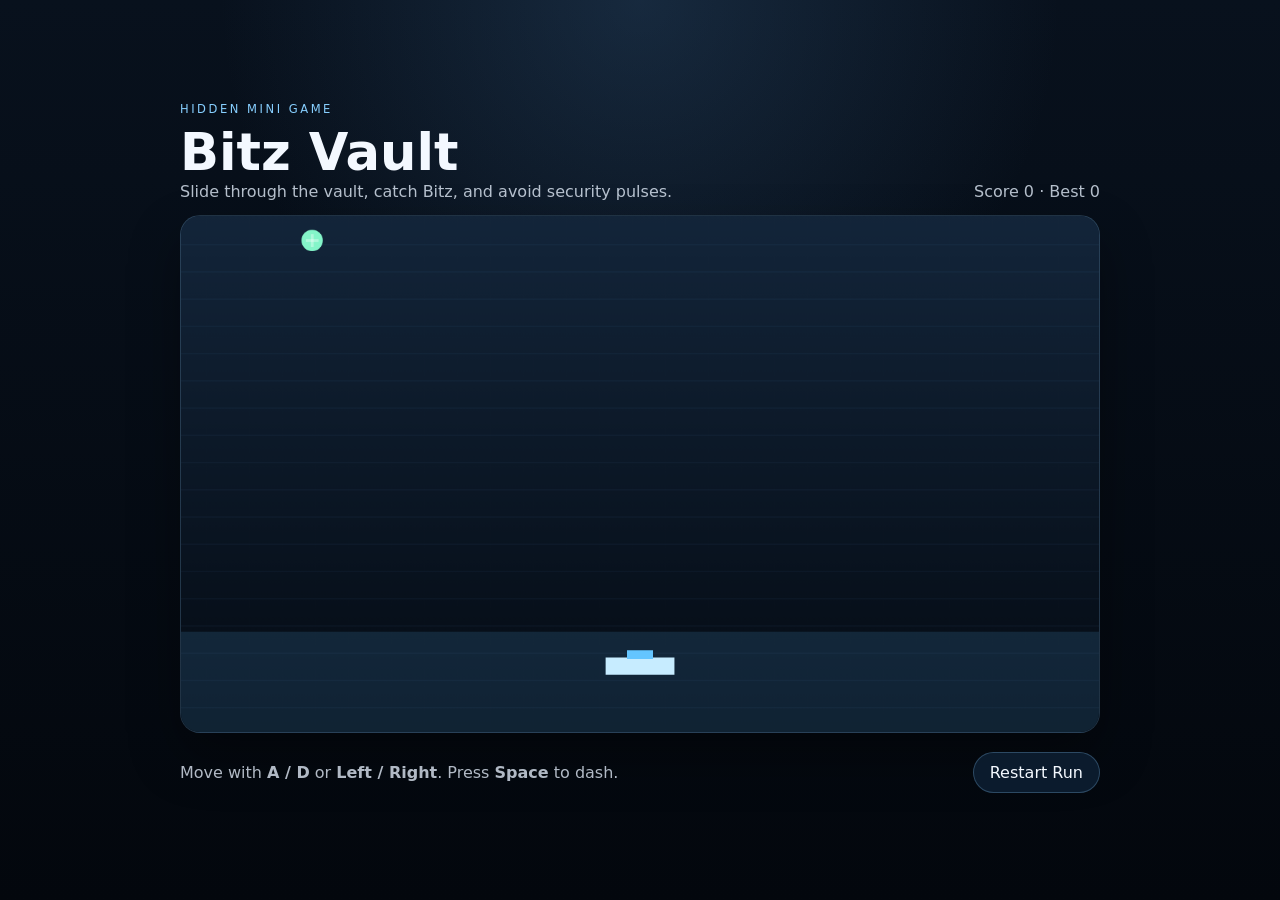
<file: Fighter arena/secret/bitz-vault.html>
<!DOCTYPE html>
<html lang="en">
  <head>
    <meta charset="UTF-8" />
    <meta name="viewport" content="width=device-width, initial-scale=1.0" />
    <title>Bitz Vault</title>
    <style>
      :root {
        color-scheme: dark;
        font-family: Inter, system-ui, -apple-system, BlinkMacSystemFont, "Segoe UI", sans-serif;
      }

      * {
        box-sizing: border-box;
      }

      body {
        margin: 0;
        min-height: 100vh;
        display: grid;
        place-items: center;
        background:
          radial-gradient(circle at top, rgba(54, 93, 132, 0.32), transparent 38%),
          linear-gradient(180deg, #08111d 0%, #03070d 100%);
        color: #f3f8ff;
      }

      .shell {
        width: min(920px, calc(100vw - 32px));
        display: grid;
        gap: 14px;
      }

      .topbar {
        display: flex;
        justify-content: space-between;
        align-items: end;
        gap: 16px;
      }

      .eyebrow {
        margin: 0 0 6px;
        letter-spacing: 0.22em;
        text-transform: uppercase;
        color: #87cfff;
        font-size: 0.72rem;
      }

      h1 {
        margin: 0;
        font-size: clamp(2rem, 4vw, 3.2rem);
      }

      .summary,
      .scoreline {
        margin: 0;
        color: rgba(232, 242, 255, 0.78);
      }

      canvas {
        width: 100%;
        aspect-ratio: 16 / 9;
        border-radius: 20px;
        border: 1px solid rgba(138, 205, 255, 0.2);
        background:
          linear-gradient(180deg, rgba(16, 31, 48, 0.96), rgba(5, 11, 20, 0.98));
        box-shadow: 0 24px 50px rgba(0, 0, 0, 0.34);
      }

      .controls {
        display: flex;
        flex-wrap: wrap;
        gap: 12px;
        align-items: center;
        justify-content: space-between;
      }

      .hint {
        color: rgba(232, 242, 255, 0.76);
      }

      button {
        border: 1px solid rgba(138, 205, 255, 0.26);
        background: rgba(12, 30, 48, 0.92);
        color: #f4f9ff;
        border-radius: 999px;
        padding: 10px 16px;
        font: inherit;
        cursor: pointer;
      }

      button:hover {
        background: rgba(24, 49, 76, 0.96);
      }
    </style>
  </head>
  <body>
    <div class="shell">
      <div class="topbar">
        <div>
          <p class="eyebrow">Hidden Mini Game</p>
          <h1>Bitz Vault</h1>
          <p class="summary">Slide through the vault, catch Bitz, and avoid security pulses.</p>
        </div>
        <p class="scoreline" id="scoreline">Score 0 · Best 0</p>
      </div>
      <canvas id="game" width="1280" height="720"></canvas>
      <div class="controls">
        <p class="hint">Move with <strong>A / D</strong> or <strong>Left / Right</strong>. Press <strong>Space</strong> to dash.</p>
        <button id="restart" type="button">Restart Run</button>
      </div>
    </div>
    <script>
      const canvas = document.getElementById("game");
      const ctx = canvas.getContext("2d");
      const scoreline = document.getElementById("scoreline");
      const restartButton = document.getElementById("restart");

      const input = { left: false, right: false, dash: false };
      const keys = {
        ArrowLeft: "left",
        KeyA: "left",
        ArrowRight: "right",
        KeyD: "right",
        Space: "dash",
      };

      let state;
      const bestScore = { value: Number(localStorage.getItem("bitzVault.best") || 0) || 0 };

      function resetGame() {
        state = {
          time: 0,
          score: 0,
          ended: false,
          player: { x: canvas.width / 2, y: canvas.height - 92, width: 96, height: 24, vx: 0, dashCd: 0 },
          bitz: [],
          pulses: [],
          spawnBitzAt: 0.4,
          spawnPulseAt: 1.2,
        };
        updateScoreline();
      }

      function updateScoreline() {
        scoreline.textContent = "Score " + state.score + " · Best " + bestScore.value;
      }

      function spawnBitz() {
        state.bitz.push({
          x: 80 + Math.random() * (canvas.width - 160),
          y: -20,
          r: 11 + Math.random() * 6,
          speed: 170 + Math.random() * 80,
          wobble: Math.random() * Math.PI * 2,
        });
      }

      function spawnPulse() {
        const width = 150 + Math.random() * 280;
        state.pulses.push({
          x: Math.random() * (canvas.width - width),
          y: -30,
          width,
          height: 24,
          speed: 230 + Math.random() * 90,
        });
      }

      function endGame() {
        state.ended = true;
        if (state.score > bestScore.value) {
          bestScore.value = state.score;
          localStorage.setItem("bitzVault.best", String(bestScore.value));
        }
        updateScoreline();
      }

      function intersects(a, b) {
        return !(
          a.x + a.width * 0.5 < b.x ||
          a.x - a.width * 0.5 > b.x + b.width ||
          a.y + a.height * 0.5 < b.y ||
          a.y - a.height * 0.5 > b.y + b.height
        );
      }

      function update(dt) {
        if (state.ended) {
          return;
        }

        state.time += dt;
        const p = state.player;
        const accel = 1800;
        const drag = 0.88;
        const dir = (input.right ? 1 : 0) - (input.left ? 1 : 0);
        p.vx += dir * accel * dt;
        p.vx *= drag;
        if (input.dash && p.dashCd <= 0) {
          p.vx += (dir === 0 ? 1 : dir) * 520;
          p.dashCd = 0.9;
        }
        p.dashCd = Math.max(0, p.dashCd - dt);
        p.x = Math.max(p.width * 0.5, Math.min(canvas.width - p.width * 0.5, p.x + p.vx * dt));

        if (state.time >= state.spawnBitzAt) {
          spawnBitz();
          state.spawnBitzAt = state.time + Math.max(0.28, 0.7 - state.score * 0.012);
        }
        if (state.time >= state.spawnPulseAt) {
          spawnPulse();
          state.spawnPulseAt = state.time + Math.max(0.55, 1.3 - state.score * 0.018);
        }

        for (let i = state.bitz.length - 1; i >= 0; i -= 1) {
          const bit = state.bitz[i];
          bit.y += bit.speed * dt;
          bit.x += Math.sin(state.time * 3 + bit.wobble) * 40 * dt;
          if (
            Math.abs(bit.x - p.x) < bit.r + p.width * 0.45 &&
            Math.abs(bit.y - p.y) < bit.r + p.height * 0.5
          ) {
            state.score += 1;
            state.bitz.splice(i, 1);
            updateScoreline();
            continue;
          }
          if (bit.y - bit.r > canvas.height) {
            state.bitz.splice(i, 1);
          }
        }

        for (let i = state.pulses.length - 1; i >= 0; i -= 1) {
          const pulse = state.pulses[i];
          pulse.y += pulse.speed * dt;
          if (intersects(p, pulse)) {
            endGame();
            return;
          }
          if (pulse.y > canvas.height + 40) {
            state.pulses.splice(i, 1);
          }
        }
      }

      function drawBackground() {
        const grad = ctx.createLinearGradient(0, 0, 0, canvas.height);
        grad.addColorStop(0, "#13253a");
        grad.addColorStop(1, "#040a12");
        ctx.fillStyle = grad;
        ctx.fillRect(0, 0, canvas.width, canvas.height);

        ctx.strokeStyle = "rgba(112, 192, 255, 0.08)";
        ctx.lineWidth = 1;
        for (let y = 40; y < canvas.height; y += 38) {
          ctx.beginPath();
          ctx.moveTo(0, y);
          ctx.lineTo(canvas.width, y);
          ctx.stroke();
        }
      }

      function draw() {
        drawBackground();

        ctx.fillStyle = "rgba(93, 181, 255, 0.14)";
        ctx.fillRect(0, canvas.height - 140, canvas.width, 140);

        for (const bit of state.bitz) {
          ctx.beginPath();
          ctx.fillStyle = "#84f5c9";
          ctx.arc(bit.x, bit.y, bit.r, 0, Math.PI * 2);
          ctx.fill();
          ctx.fillStyle = "rgba(255,255,255,0.34)";
          ctx.fillRect(bit.x - 2, bit.y - bit.r * 0.6, 4, bit.r * 1.2);
          ctx.fillRect(bit.x - bit.r * 0.6, bit.y - 2, bit.r * 1.2, 4);
        }

        for (const pulse of state.pulses) {
          ctx.fillStyle = "#ff6d7a";
          ctx.fillRect(pulse.x, pulse.y, pulse.width, pulse.height);
        }

        const p = state.player;
        ctx.fillStyle = "#c7ecff";
        ctx.fillRect(p.x - p.width * 0.5, p.y - p.height * 0.5, p.width, p.height);
        ctx.fillStyle = "#64c5ff";
        ctx.fillRect(p.x - 18, p.y - 22, 36, 12);

        if (state.ended) {
          ctx.fillStyle = "rgba(3, 9, 17, 0.72)";
          ctx.fillRect(0, 0, canvas.width, canvas.height);
          ctx.fillStyle = "#f4f9ff";
          ctx.textAlign = "center";
          ctx.font = "700 58px Inter, sans-serif";
          ctx.fillText("Vault Closed", canvas.width / 2, canvas.height / 2 - 20);
          ctx.font = "400 26px Inter, sans-serif";
          ctx.fillText("Score " + state.score + " · Press Restart to run again", canvas.width / 2, canvas.height / 2 + 38);
        }
      }

      let last = performance.now();
      function frame(now) {
        const dt = Math.min(0.033, (now - last) / 1000);
        last = now;
        update(dt);
        draw();
        requestAnimationFrame(frame);
      }

      window.addEventListener("keydown", (event) => {
        const key = keys[event.code];
        if (!key) {
          return;
        }
        event.preventDefault();
        input[key] = true;
      });
      window.addEventListener("keyup", (event) => {
        const key = keys[event.code];
        if (!key) {
          return;
        }
        event.preventDefault();
        input[key] = false;
      });
      restartButton.addEventListener("click", resetGame);

      resetGame();
      requestAnimationFrame(frame);
    </script>
  </body>
</html>
</file>
<file: Fighter arena/src/style.css>
:root {
  color-scheme: dark;
  --bg-top: #a7d0ef;
  --bg-bottom: #dff1ff;
  --panel: rgba(7, 27, 45, 0.72);
  --panel-border: rgba(255, 255, 255, 0.12);
  --text-strong: #f2fbff;
  --text-soft: rgba(242, 251, 255, 0.78);
  --accent: #8df4c8;
  --accent-2: #52c7ff;
  --menu-bg: rgba(3, 18, 30, 0.5);
}

* {
  box-sizing: border-box;
}

html,
body {
  margin: 0;
  width: 100%;
  height: 100%;
  overflow: hidden;
  touch-action: none;
  font-family: "Trebuchet MS", "Segoe UI", sans-serif;
  background:
    radial-gradient(circle at top, rgba(255, 255, 255, 0.65), transparent 38%),
    linear-gradient(180deg, var(--bg-top), var(--bg-bottom));
}

canvas {
  display: block;
}

.menu-screen {
  position: fixed;
  inset: 0;
  z-index: 5;
  display: flex;
  align-items: flex-end;
  padding: 24px;
  background:
    radial-gradient(circle at top left, rgba(255, 255, 255, 0.34), transparent 34%),
    linear-gradient(180deg, rgba(199, 231, 255, 0.08), rgba(4, 20, 33, 0.26));
  transition:
    opacity 200ms ease,
    transform 240ms ease;
}

.menu-screen.is-hidden {
  opacity: 0;
  pointer-events: none;
  transform: scale(1.02);
}

.menu-shell {
  width: min(940px, 100%);
  padding: 26px;
  border-radius: 28px;
  border: 1px solid rgba(255, 255, 255, 0.14);
  background: var(--menu-bg);
  backdrop-filter: blur(14px);
  box-shadow: 0 32px 70px rgba(4, 18, 30, 0.26);
}

.mode-grid {
  display: grid;
  grid-template-columns: repeat(auto-fit, minmax(220px, 1fr));
  gap: 18px;
  margin-top: 24px;
}

.mode-card {
  appearance: none;
  display: grid;
  gap: 12px;
  width: 100%;
  padding: 20px;
  border-radius: 24px;
  border: 1px solid rgba(255, 255, 255, 0.14);
  background: rgba(6, 24, 39, 0.6);
  color: var(--text-strong);
  text-align: left;
  cursor: pointer;
  transition:
    transform 160ms ease,
    border-color 160ms ease,
    background 160ms ease;
}

.mode-card:hover {
  transform: translateY(-2px);
  border-color: rgba(141, 244, 200, 0.5);
  background: rgba(7, 31, 48, 0.72);
}

.mode-card strong {
  font-size: 1.6rem;
  line-height: 1;
}

.mode-card span:last-child {
  color: var(--text-soft);
  line-height: 1.5;
}

.mode-card__tag {
  display: inline-flex;
  width: fit-content;
  padding: 0.32rem 0.64rem;
  border-radius: 999px;
  background: rgba(255, 255, 255, 0.08);
  font-size: 0.76rem;
  letter-spacing: 0.08em;
  text-transform: uppercase;
}

.mode-card--live {
  background:
    linear-gradient(180deg, rgba(14, 49, 68, 0.9), rgba(6, 24, 39, 0.78)),
    rgba(6, 24, 39, 0.6);
}

.mode-card--zombie {
  background:
    linear-gradient(180deg, rgba(76, 20, 18, 0.9), rgba(28, 7, 10, 0.82)),
    rgba(6, 24, 39, 0.6);
}

.mode-card--zombie:hover {
  border-color: rgba(255, 149, 128, 0.56);
  background:
    linear-gradient(180deg, rgba(96, 24, 23, 0.94), rgba(34, 8, 11, 0.86)),
    rgba(6, 24, 39, 0.6);
}

.mode-card--story {
  background:
    linear-gradient(180deg, rgba(64, 38, 12, 0.94), rgba(24, 14, 7, 0.86)),
    rgba(6, 24, 39, 0.6);
}

.mode-card--story:hover {
  border-color: rgba(255, 206, 126, 0.62);
  background:
    linear-gradient(180deg, rgba(88, 51, 14, 0.96), rgba(31, 18, 8, 0.9)),
    rgba(6, 24, 39, 0.6);
}

.mode-card--multiplayer {
  background:
    linear-gradient(180deg, rgba(18, 33, 92, 0.9), rgba(10, 17, 52, 0.84)),
    rgba(6, 24, 39, 0.6);
}

.mode-card--multiplayer:hover {
  border-color: rgba(130, 182, 255, 0.6);
  background:
    linear-gradient(180deg, rgba(22, 39, 108, 0.94), rgba(12, 20, 62, 0.88)),
    rgba(6, 24, 39, 0.6);
}

.mode-card--locked,
.mode-card:disabled {
  opacity: 0.58;
  cursor: not-allowed;
}

.mode-card--locked:hover,
.mode-card:disabled:hover {
  transform: none;
  border-color: rgba(255, 255, 255, 0.14);
  background: rgba(6, 24, 39, 0.6);
}

.room-browser {
  position: fixed;
  inset: 0;
  z-index: 16;
  display: grid;
  place-items: center;
  padding: 24px;
  background: rgba(3, 12, 19, 0.42);
  backdrop-filter: blur(12px);
}

.room-browser.is-hidden {
  opacity: 0;
  pointer-events: none;
}

.room-browser__panel {
  width: min(980px, 100%);
  max-height: min(88vh, 900px);
  overflow: auto;
  padding: 24px;
  border-radius: 28px;
  border: 1px solid rgba(255, 255, 255, 0.14);
  background:
    linear-gradient(180deg, rgba(9, 34, 50, 0.94), rgba(4, 18, 29, 0.9)),
    rgba(5, 21, 33, 0.9);
  color: var(--text-strong);
  box-shadow: 0 28px 64px rgba(2, 10, 16, 0.34);
}

.room-browser__header {
  display: flex;
  align-items: flex-start;
  justify-content: space-between;
  gap: 18px;
}

.room-browser__header h2 {
  margin: 0;
  font-size: clamp(1.9rem, 3vw, 2.8rem);
}

.room-browser__summary {
  margin: 10px 0 0;
  max-width: 42rem;
  color: var(--text-soft);
  line-height: 1.5;
}

.room-browser__grid {
  display: grid;
  gap: 16px;
  margin-top: 22px;
}

.room-browser__section {
  display: grid;
  gap: 12px;
  padding: 16px;
  border-radius: 22px;
  border: 1px solid rgba(255, 255, 255, 0.1);
  background: rgba(255, 255, 255, 0.04);
}

.room-browser__section--list {
  min-height: 260px;
}

.room-browser__section-head {
  display: flex;
  align-items: center;
  justify-content: space-between;
  gap: 12px;
  flex-wrap: wrap;
}

.room-browser__label {
  margin: 0;
  color: var(--text-soft);
  font-size: 0.82rem;
  letter-spacing: 0.12em;
  text-transform: uppercase;
}

.room-browser__stack {
  display: grid;
  gap: 12px;
}

.room-browser__row {
  display: flex;
  gap: 10px;
  flex-wrap: wrap;
}

.room-browser__field {
  flex: 1 1 220px;
  display: grid;
  gap: 6px;
  color: var(--text-soft);
  font-size: 0.82rem;
  letter-spacing: 0.06em;
  text-transform: uppercase;
}

.room-browser__input,
.room-browser__select {
  width: 100%;
  min-height: 44px;
  padding: 0.7rem 0.85rem;
  border-radius: 16px;
  border: 1px solid rgba(255, 255, 255, 0.12);
  background: rgba(2, 11, 18, 0.42);
  color: var(--text-strong);
  font: inherit;
}

.room-browser__input::placeholder {
  color: rgba(236, 246, 252, 0.42);
}

.room-browser__action,
.room-browser__join-code {
  align-self: flex-start;
}

.room-browser__join-code {
  min-height: 44px;
}

.room-browser__badge {
  display: inline-flex;
  align-items: center;
  min-height: 34px;
  padding: 0.38rem 0.72rem;
  border-radius: 999px;
  background: rgba(141, 244, 200, 0.14);
  border: 1px solid rgba(141, 244, 200, 0.24);
  color: var(--text-strong);
  font-size: 0.78rem;
  letter-spacing: 0.08em;
}

.room-browser__list {
  display: grid;
  gap: 10px;
}

.room-browser__empty {
  margin: 6px 0 0;
  color: rgba(236, 246, 252, 0.52);
}

.room-card {
  display: grid;
  gap: 10px;
  padding: 14px;
  border-radius: 20px;
  border: 1px solid rgba(255, 255, 255, 0.1);
  background:
    linear-gradient(180deg, rgba(14, 46, 66, 0.72), rgba(4, 19, 30, 0.84)),
    rgba(5, 21, 33, 0.74);
}

.room-card__head,
.room-card__meta {
  display: flex;
  align-items: center;
  justify-content: space-between;
  gap: 12px;
  flex-wrap: wrap;
}

.room-card__name {
  margin: 0;
  font-size: 1rem;
}

.room-card__tag {
  display: inline-flex;
  align-items: center;
  min-height: 30px;
  padding: 0.24rem 0.6rem;
  border-radius: 999px;
  background: rgba(255, 255, 255, 0.08);
  color: var(--text-soft);
  font-size: 0.72rem;
  letter-spacing: 0.08em;
  text-transform: uppercase;
}

.room-card__meta {
  color: var(--text-soft);
  font-size: 0.88rem;
  line-height: 1.45;
}

.room-card__join {
  justify-self: flex-start;
}


.mini-game-grid {
  display: grid;
  grid-template-columns: repeat(auto-fit, minmax(220px, 1fr));
  gap: 16px;
  margin-top: 22px;
}

.mini-game-card {
  display: grid;
  gap: 14px;
  padding: 18px;
  border-radius: 24px;
  border: 1px solid rgba(255, 255, 255, 0.1);
  background:
    linear-gradient(180deg, rgba(17, 42, 57, 0.9), rgba(4, 18, 29, 0.88)),
    rgba(5, 21, 33, 0.8);
  box-shadow: 0 18px 42px rgba(2, 10, 16, 0.18);
}

.mini-game-card__tag {
  display: inline-flex;
  width: fit-content;
  min-height: 30px;
  align-items: center;
  padding: 0.24rem 0.64rem;
  border-radius: 999px;
  background: rgba(255, 255, 255, 0.08);
  color: var(--text-soft);
  font-size: 0.74rem;
  letter-spacing: 0.08em;
  text-transform: uppercase;
}

.mini-game-card__title {
  margin: 0;
  font-size: 1.35rem;
  color: var(--text-strong);
}

.mini-game-card__description,
.mini-game-card__meta {
  margin: 0;
  color: var(--text-soft);
  line-height: 1.5;
}

.mini-game-card__buttons {
  display: grid;
  grid-template-columns: repeat(2, minmax(0, 1fr));
  gap: 10px;
}

.hud {
  position: fixed;
  inset: 0;
  z-index: 2;
  pointer-events: none;
  display: flex;
  flex-direction: column;
  justify-content: space-between;
  gap: 12px;
  padding: 24px;
}

.brand {
  max-width: 420px;
  color: var(--text-strong);
  text-shadow: 0 8px 18px rgba(0, 0, 0, 0.26);
  opacity: 0;
  transform: translateY(-10px);
  transition:
    opacity 180ms ease,
    transform 180ms ease;
}

body.is-ingame .hud .brand {
  opacity: 1;
  transform: translateY(0);
}

body.is-ingame .brand h1,
body.is-ingame .brand .summary {
  display: none;
}

.eyebrow {
  margin: 0 0 8px;
  font-size: 0.72rem;
  letter-spacing: 0.28em;
  text-transform: uppercase;
  color: rgba(6, 36, 54, 0.85);
}

.brand h1 {
  margin: 0;
  font-size: clamp(2.4rem, 6vw, 4.8rem);
  line-height: 0.9;
}

.summary {
  margin: 12px 0 0;
  max-width: 24rem;
  color: rgba(6, 36, 54, 0.82);
  font-size: 1rem;
  line-height: 1.45;
}

.build-tag {
  margin: 10px 0 0;
  color: rgba(6, 36, 54, 0.58);
  font-size: 0.74rem;
  letter-spacing: 0.2em;
  text-transform: uppercase;
}

.panel {
  position: relative;
  z-index: 12;
  align-self: flex-start;
  max-width: 420px;
  max-height: min(40vh, 320px);
  padding: 16px 18px;
  border: 1px solid var(--panel-border);
  border-radius: 20px;
  background: var(--panel);
  color: var(--text-soft);
  backdrop-filter: blur(12px);
  pointer-events: auto;
  overflow: auto;
  box-shadow: 0 24px 50px rgba(2, 12, 19, 0.22);
  transition:
    opacity 180ms ease,
    transform 220ms ease;
}

.panel.is-hidden {
  opacity: 0;
  transform: translateY(8px);
  pointer-events: none;
}

.panel p {
  margin: 10px 0 0;
  line-height: 1.45;
}

.panel-settings-button {
  margin-top: 10px;
}

.panel-settings-legacy {
  display: none !important;
}

.panel-audio {
  display: grid;
  gap: 8px;
  margin-top: 12px;
}

.panel-audio__label {
  color: rgba(230, 245, 255, 0.8);
  font-size: 0.72rem;
  letter-spacing: 0.16em;
  text-transform: uppercase;
}

.panel-audio__controls {
  display: flex;
  flex-wrap: wrap;
  gap: 8px;
  align-items: center;
}

.shop-panel {
  align-self: flex-start;
  width: min(760px, 100%);
  max-height: min(46vh, 380px);
  padding: 18px 20px 20px;
  border: 1px solid rgba(255, 255, 255, 0.14);
  border-radius: 24px;
  background: rgba(5, 21, 33, 0.78);
  color: var(--text-strong);
  backdrop-filter: blur(14px);
  pointer-events: auto;
  overflow: auto;
  box-shadow: 0 24px 50px rgba(2, 12, 19, 0.22);
  transition:
    opacity 180ms ease,
    transform 220ms ease;
}

.shop-panel.is-hidden {
  opacity: 0;
  transform: translateY(8px);
  pointer-events: none;
}

.shop-panel__topline {
  display: flex;
  align-items: center;
  justify-content: space-between;
  gap: 12px;
}

.shop-panel__actions {
  display: inline-flex;
  align-items: center;
  gap: 10px;
  flex-wrap: wrap;
  justify-content: flex-end;
}

.shop-panel h2 {
  margin: 0;
  font-size: clamp(1.7rem, 4vw, 2.3rem);
}

.shop-panel__summary {
  margin: 10px 0 0;
  max-width: 42rem;
  color: var(--text-soft);
  line-height: 1.45;
}

.shop-panel__credits {
  display: inline-flex;
  align-items: center;
  min-height: 38px;
  padding: 0.45rem 0.85rem;
  border-radius: 999px;
  background: rgba(141, 244, 200, 0.14);
  border: 1px solid rgba(141, 244, 200, 0.22);
  color: var(--text-strong);
  font-size: 0.84rem;
  letter-spacing: 0.08em;
  text-transform: uppercase;
}

.shop-grid {
  display: grid;
  grid-template-columns: repeat(auto-fit, minmax(180px, 1fr));
  gap: 14px;
  margin-top: 18px;
}

.settings-panel {
  position: fixed;
  inset: 0;
  z-index: 17;
  display: grid;
  place-items: center;
  padding: 24px;
  background: rgba(3, 12, 19, 0.42);
}

.settings-panel.is-hidden {
  opacity: 0;
  transform: translateY(8px);
  pointer-events: none;
}

.settings-panel[hidden] {
  display: none !important;
}

.settings-panel__panel {
  width: min(980px, 100%);
  max-height: min(82vh, 760px);
  padding: 22px;
  border: 1px solid rgba(255, 255, 255, 0.14);
  border-radius: 24px;
  background: rgba(5, 21, 33, 0.84);
  color: var(--text-strong);
  backdrop-filter: blur(14px);
  overflow: auto;
  box-shadow: 0 24px 50px rgba(2, 12, 19, 0.24);
}

.settings-panel__header {
  display: flex;
  align-items: flex-start;
  justify-content: space-between;
  gap: 14px;
}

.settings-panel__header h2 {
  margin: 0;
  font-size: clamp(1.45rem, 3vw, 2.15rem);
}

.settings-panel__summary {
  margin: 10px 0 0;
  max-width: 42rem;
  color: var(--text-soft);
  line-height: 1.45;
}

.settings-panel__grid {
  display: grid;
  gap: 14px;
  margin-top: 16px;
}

.settings-panel__section {
  display: grid;
  gap: 12px;
  padding: 14px;
  border-radius: 20px;
  background: rgba(255, 255, 255, 0.05);
}

.settings-panel__label {
  margin: 0;
  color: var(--text-strong);
  font-size: 0.8rem;
  letter-spacing: 0.14em;
  text-transform: uppercase;
}

.settings-panel__status {
  margin: 0;
  color: var(--text-soft);
  line-height: 1.45;
}

.settings-panel__account-row {
  display: flex;
  gap: 10px;
  flex-wrap: wrap;
}

.settings-panel__account-row--inputs > * {
  flex: 1 1 220px;
}

.settings-panel__toolbar {
  margin-bottom: 0;
}

.guide-panel__panel {
  width: min(1040px, 100%);
}

.guide-panel__grid {
  display: grid;
  grid-template-columns: repeat(auto-fit, minmax(240px, 1fr));
  gap: 14px;
  margin-top: 16px;
}

.guide-panel__section {
  align-content: start;
}

.guide-panel__list {
  margin: 0;
  padding-left: 1.1rem;
  display: grid;
  gap: 0.55rem;
  color: var(--text-soft);
  line-height: 1.5;
}

.guide-panel__tip {
  margin: 0;
  color: var(--text-soft);
  line-height: 1.5;
}

.social-panel {
  align-self: flex-start;
  width: min(900px, 100%);
  max-height: min(66vh, 620px);
  padding: 20px;
  border: 1px solid rgba(255, 255, 255, 0.14);
  border-radius: 24px;
  background: rgba(5, 21, 33, 0.82);
  color: var(--text-strong);
  backdrop-filter: blur(14px);
  pointer-events: auto;
  overflow: auto;
  box-shadow: 0 24px 50px rgba(2, 12, 19, 0.24);
  transition: opacity 180ms ease, transform 220ms ease;
}

.social-panel.is-hidden {
  opacity: 0;
  transform: translateY(8px);
  pointer-events: none;
}

.social-panel__header {
  display: flex;
  align-items: flex-start;
  justify-content: space-between;
  gap: 14px;
}

.social-panel__header h2 {
  margin: 0;
  font-size: clamp(1.45rem, 3vw, 2.15rem);
}

.social-panel__close {
  flex: 0 0 auto;
}

.social-panel__grid {
  display: grid;
  grid-template-columns: minmax(260px, 0.9fr) minmax(320px, 1.1fr);
  gap: 14px;
  margin-top: 16px;
}

.social-panel__section {
  display: grid;
  gap: 10px;
  padding: 14px;
  border-radius: 20px;
  background: rgba(255, 255, 255, 0.05);
  border: 1px solid rgba(255, 255, 255, 0.08);
}

.social-panel__label {
  margin: 0;
  color: var(--text-soft);
  font-size: 0.78rem;
  letter-spacing: 0.14em;
  text-transform: uppercase;
}

.social-panel__list,
.social-panel__chat-log {
  display: grid;
  gap: 10px;
  min-height: 140px;
  max-height: min(40vh, 360px);
  overflow: auto;
  padding-right: 4px;
}

.social-panel__composer {
  display: flex;
  gap: 10px;
  align-items: stretch;
}

.social-panel__voice {
  display: grid;
  gap: 10px;
  padding: 12px 14px;
  border-radius: 16px;
  border: 1px solid rgba(255, 255, 255, 0.08);
  background: rgba(255, 255, 255, 0.04);
}

.social-panel__voice-head {
  display: flex;
  align-items: center;
  justify-content: space-between;
  gap: 12px;
  flex-wrap: wrap;
}

.social-panel__voice-status {
  color: rgba(224, 241, 255, 0.82);
  font-size: 0.9rem;
  line-height: 1.4;
}

.social-panel__voice-controls {
  display: flex;
  gap: 10px;
  flex-wrap: wrap;
}

.social-panel__input {
  flex: 1 1 auto;
}

.social-panel__send {
  flex: 0 0 auto;
  min-width: 104px;
}

.social-panel__empty {
  margin: 0;
  color: rgba(236, 246, 252, 0.52);
}

.social-player {
  display: grid;
  grid-template-columns: auto 1fr;
  gap: 10px;
  align-items: flex-start;
  padding: 12px;
  border-radius: 18px;
  background: rgba(255, 255, 255, 0.04);
  border: 1px solid rgba(255, 255, 255, 0.08);
}

.social-player.is-self {
  border-color: rgba(141, 244, 200, 0.34);
  background: rgba(141, 244, 200, 0.08);
}

.social-player__rank {
  display: inline-flex;
  align-items: center;
  justify-content: center;
  min-width: 42px;
  min-height: 32px;
  padding: 0 0.5rem;
  border-radius: 999px;
  background: rgba(255, 255, 255, 0.08);
  color: var(--text-soft);
  font-size: 0.82rem;
  font-weight: 700;
}

.social-player__body {
  display: grid;
  gap: 4px;
}

.social-player__name {
  font-size: 0.96rem;
}

.social-player__meta {
  color: var(--text-soft);
  font-size: 0.82rem;
}

.social-chat-message {
  display: grid;
  gap: 4px;
  padding: 12px;
  border-radius: 16px;
  background: rgba(255, 255, 255, 0.04);
  border: 1px solid rgba(255, 255, 255, 0.08);
}

.social-chat-message.is-self {
  border-color: rgba(99, 205, 255, 0.34);
  background: rgba(99, 205, 255, 0.08);
}

.social-chat-message.is-system {
  border-color: rgba(255, 255, 255, 0.14);
  background: rgba(255, 255, 255, 0.03);
}

.social-chat-message__author {
  font-size: 0.8rem;
  letter-spacing: 0.04em;
  color: var(--text-soft);
}

.social-chat-message__body {
  line-height: 1.45;
  white-space: pre-wrap;
  word-break: break-word;
}

.social-hud-button {
  position: fixed;
  top: calc(var(--play-top) + 24px);
  right: calc(var(--play-right) + 262px);
  z-index: 14;
  width: auto !important;
  min-width: 0;
  min-height: 34px;
  padding: 0.38rem 0.72rem;
  display: inline-flex;
  align-items: center;
  justify-content: center;
  white-space: nowrap;
}

.free-mouse-button {
  position: fixed;
  top: calc(var(--play-top) + 24px);
  right: calc(var(--play-right) + 10px);
  z-index: 14;
  width: auto !important;
  min-width: 0;
  min-height: 34px;
  padding: 0.38rem 0.72rem;
  display: inline-flex;
  align-items: center;
  justify-content: center;
  white-space: nowrap;
}

.shop-card {
  display: grid;
  gap: 10px;
  padding: 16px;
  border-radius: 20px;
  border: 1px solid rgba(255, 255, 255, 0.1);
  background:
    linear-gradient(180deg, rgba(12, 43, 62, 0.62), rgba(6, 21, 32, 0.74)),
    rgba(5, 21, 33, 0.74);
  box-shadow: 0 18px 30px rgba(3, 12, 19, 0.18);
}

.shop-card.is-owned {
  border-color: rgba(141, 244, 200, 0.38);
}

.shop-card.is-equipped {
  background:
    linear-gradient(180deg, rgba(21, 70, 84, 0.84), rgba(7, 28, 36, 0.86)),
    rgba(5, 21, 33, 0.74);
}

.shop-card.is-locked {
  opacity: 0.92;
}

.shop-card__tag {
  width: fit-content;
  padding: 0.26rem 0.56rem;
  border-radius: 999px;
  background: rgba(255, 255, 255, 0.08);
  color: var(--text-soft);
  font-size: 0.72rem;
  letter-spacing: 0.08em;
  text-transform: uppercase;
}

.shop-card strong {
  font-size: 1.15rem;
  line-height: 1.1;
}

.shop-card p {
  margin: 0;
  color: var(--text-soft);
  line-height: 1.45;
  font-size: 0.92rem;
}

.shop-card__price {
  color: var(--accent);
  font-size: 0.84rem;
  letter-spacing: 0.05em;
  text-transform: uppercase;
}

.shop-card__button {
  appearance: none;
  min-height: 40px;
  border: 0;
  border-radius: 14px;
  background: linear-gradient(135deg, var(--accent), var(--accent-2));
  color: #032538;
  font: inherit;
  font-weight: 700;
  cursor: pointer;
  transition:
    transform 160ms ease,
    opacity 160ms ease;
}

.shop-card__button:hover:not(:disabled) {
  transform: translateY(-1px);
}

.shop-card__button:disabled {
  cursor: not-allowed;
  opacity: 0.52;
}

.start-button {
  appearance: none;
  border: 0;
  border-radius: 999px;
  background: linear-gradient(135deg, var(--accent), var(--accent-2));
  color: #032538;
  font: inherit;
  font-weight: 700;
  padding: 12px 18px;
  cursor: pointer;
  box-shadow: 0 14px 26px rgba(0, 0, 0, 0.28);
}

.start-button:hover {
  transform: translateY(-1px);
}

.status {
  display: flex;
  gap: 8px;
  flex-wrap: wrap;
  align-self: flex-start;
  max-width: min(100%, 860px);
  overflow: hidden;
  align-items: center;
  color: var(--text-strong);
  text-shadow: 0 10px 20px rgba(0, 0, 0, 0.22);
  opacity: 0;
  transform: translateY(10px);
  transition:
    opacity 180ms ease,
    transform 180ms ease;
}

body.is-ingame .status {
  opacity: 1;
  transform: translateY(0);
}

.coords-readout {
  position: fixed;
  left: 24px;
  bottom: 24px;
  z-index: 2;
  padding: 7px 11px;
  border-radius: 12px;
  background: rgba(5, 22, 35, 0.42);
  border: 1px solid rgba(255, 255, 255, 0.1);
  color: var(--text-strong);
  font-size: 0.82rem;
  line-height: 1;
  letter-spacing: 0.04em;
  backdrop-filter: blur(8px);
  pointer-events: none;
  opacity: 0;
  transition: opacity 180ms ease, transform 180ms ease;
  transform: translateY(8px);
}

body.is-ingame .coords-readout {
  opacity: 1;
  transform: translateY(0);
}

body.is-playing .coords-readout {
  opacity: 0.76;
}

body.is-mobile-session .hud .brand {
  display: none !important;
}

body.is-playing .brand,
body.is-playing .panel,
body.is-playing .shop-panel {
  opacity: 0;
  transform: translateY(-8px);
  pointer-events: none;
}

body.is-panel-open .status,
body.is-panel-open .sprint-meter,
body.is-panel-open .coords-readout,
body.is-panel-open .loadout-bar,
body.is-panel-open .screen-fit-hud-button,
body.is-panel-open .control-fit-hud-button,
body.is-panel-open .social-hud-button,
body.is-panel-open .free-mouse-button {
  opacity: 0.12 !important;
  pointer-events: none !important;
}

.status span {
  padding: 8px 12px;
  border-radius: 999px;
  background: rgba(5, 22, 35, 0.54);
  border: 1px solid rgba(255, 255, 255, 0.12);
  backdrop-filter: blur(10px);
  font-size: clamp(0.8rem, 1.3vw, 0.98rem);
  line-height: 1.2;
}

.sprint-meter {
  align-self: flex-start;
  min-width: min(320px, calc(100% - 32px));
  max-width: min(420px, 100%);
  padding: 10px 12px 12px;
  border-radius: 18px;
  background: rgba(5, 22, 35, 0.54);
  border: 1px solid rgba(255, 255, 255, 0.12);
  backdrop-filter: blur(10px);
  color: var(--text-strong);
  opacity: 0;
  transform: translateY(8px);
  transition: opacity 180ms ease, transform 180ms ease;
}

body.is-ingame .sprint-meter {
  opacity: 1;
  transform: translateY(0);
}

.sprint-meter__row {
  display: flex;
  align-items: center;
  justify-content: space-between;
  gap: 12px;
  margin-bottom: 8px;
}

.sprint-meter__label,
.sprint-meter__value {
  font-size: 0.78rem;
  letter-spacing: 0.08em;
  text-transform: uppercase;
}

.sprint-meter__track {
  position: relative;
  height: 10px;
  border-radius: 999px;
  overflow: hidden;
  background: rgba(255, 255, 255, 0.1);
}

.sprint-meter__fill {
  position: absolute;
  inset: 0 auto 0 0;
  width: 100%;
  border-radius: inherit;
  background: linear-gradient(90deg, #8df4c8 0%, #52c7ff 100%);
  transition: width 110ms linear, background 160ms ease;
}

.sprint-meter.is-exhausted .sprint-meter__fill {
  background: linear-gradient(90deg, #ff8f6f 0%, #ff5d73 100%);
}

.loadout-bar {
  display: flex;
  gap: 12px;
  align-self: flex-end;
  justify-content: center;
  flex-wrap: wrap;
  max-width: min(100%, 1100px);
  pointer-events: none;
  opacity: 0;
  transform: translateY(10px);
  transition:
    opacity 180ms ease,
    transform 180ms ease;
}

body.is-ingame .loadout-bar {
  opacity: 1;
  transform: translateY(0);
}

.loadout-slot {
  appearance: none;
  touch-action: manipulation;
  min-width: 108px;
  padding: 10px 14px 11px;
  border-radius: 18px;
  border: 1px solid rgba(255, 255, 255, 0.14);
  background: rgba(5, 22, 35, 0.62);
  color: var(--text-strong);
  display: grid;
  gap: 4px;
  text-align: left;
  cursor: pointer;
  backdrop-filter: blur(10px);
  box-shadow: 0 18px 30px rgba(3, 12, 19, 0.2);
  transition:
    transform 160ms ease,
    border-color 160ms ease,
    background 160ms ease,
    opacity 160ms ease;
}

.loadout-slot:hover {
  transform: translateY(-2px);
  border-color: rgba(141, 244, 200, 0.5);
}

.loadout-slot.is-active {
  background:
    linear-gradient(180deg, rgba(16, 52, 71, 0.92), rgba(6, 25, 38, 0.88)),
    rgba(5, 22, 35, 0.62);
  border-color: rgba(141, 244, 200, 0.74);
}

.loadout-slot.is-empty {
  opacity: 0.62;
}

.loadout-slot__index {
  width: fit-content;
  padding: 0.12rem 0.42rem;
  border-radius: 999px;
  background: rgba(255, 255, 255, 0.1);
  font-size: 0.72rem;
  letter-spacing: 0.08em;
}

.loadout-slot__name {
  font-size: 0.96rem;
  font-weight: 700;
}

.loadout-slot__meta {
  color: var(--text-soft);
  font-size: 0.78rem;
}

.reticle {
  position: fixed;
  inset: 50% auto auto 50%;
  z-index: 3;
  width: 14px;
  height: 14px;
  margin: -7px 0 0 -7px;
  border: 2px solid rgba(255, 255, 255, 0.9);
  border-radius: 50%;
  opacity: 0;
  transition: opacity 160ms ease;
  pointer-events: none;
  box-shadow: 0 0 18px rgba(255, 255, 255, 0.22);
}

body.is-playing .reticle {
  opacity: 1;
}

body.is-aiming .reticle {
  opacity: 0;
}

.scope-overlay {
  position: fixed;
  inset: 0;
  z-index: 4;
  opacity: 0;
  pointer-events: none;
  transition: opacity 160ms ease;
}

body.is-aiming .scope-overlay {
  opacity: 1;
}

.scope-overlay::before,
.scope-overlay::after {
  content: "";
  position: absolute;
  inset: 0;
}

.scope-overlay::before {
  background:
    radial-gradient(circle at center, transparent 0 22%, rgba(0, 0, 0, 0.32) 28%, rgba(0, 0, 0, 0.8) 44%, rgba(0, 0, 0, 0.96) 100%);
}

.scope-overlay::after {
  inset: calc(50% - min(26vw, 170px)) auto auto calc(50% - min(26vw, 170px));
  width: min(52vw, 340px);
  height: min(52vw, 340px);
  border-radius: 50%;
  border: 2px solid rgba(255, 255, 255, 0.92);
  box-shadow:
    0 0 0 999px rgba(0, 0, 0, 0.72),
    inset 0 0 26px rgba(156, 228, 255, 0.18);
}

.scope-overlay__glass {
  position: absolute;
  inset: calc(50% - min(26vw, 170px)) auto auto calc(50% - min(26vw, 170px));
  width: min(52vw, 340px);
  height: min(52vw, 340px);
  border-radius: 50%;
  background:
    radial-gradient(circle at 38% 34%, rgba(255, 255, 255, 0.18), transparent 28%),
    radial-gradient(circle at center, rgba(114, 204, 255, 0.06), transparent 70%);
}

.scope-overlay__cross {
  position: absolute;
  left: 50%;
  top: 50%;
  background: rgba(255, 255, 255, 0.92);
  transform: translate(-50%, -50%);
}

.scope-overlay__cross--h {
  width: min(34vw, 220px);
  height: 2px;
}

.scope-overlay__cross--v {
  width: 2px;
  height: min(34vw, 220px);
}

.scope-overlay__label {
  position: absolute;
  left: 50%;
  top: calc(50% + min(28vw, 184px));
  transform: translateX(-50%);
  padding: 0.36rem 0.78rem;
  border-radius: 999px;
  background: rgba(7, 27, 45, 0.78);
  border: 1px solid rgba(255, 255, 255, 0.14);
  color: var(--text-strong);
  letter-spacing: 0.12em;
  text-transform: uppercase;
  font-size: 0.72rem;
}

.boot-message {
  position: fixed;
  right: 24px;
  bottom: 24px;
  z-index: 6;
  max-width: min(34rem, calc(100vw - 32px));
  padding: 12px 15px;
  border-radius: 16px;
  border: 1px solid rgba(255, 255, 255, 0.16);
  color: #ecfbff;
  background: linear-gradient(135deg, rgba(19, 75, 102, 0.94), rgba(9, 34, 47, 0.9));
  backdrop-filter: blur(12px);
  box-shadow: 0 18px 32px rgba(8, 24, 35, 0.22);
  line-height: 1.42;
  font-size: 0.96rem;
  font-weight: 600;
  letter-spacing: 0.01em;
  opacity: 0;
  transform: translateY(10px) scale(0.98);
  transition:
    opacity 220ms ease,
    transform 220ms ease,
    background 180ms ease,
    box-shadow 180ms ease;
}

.boot-message.is-visible {
  opacity: 1;
  transform: translateY(0) scale(1);
}

.boot-message.is-compact {
  max-width: min(24rem, calc(100vw - 32px));
  padding: 10px 13px;
  border-radius: 14px;
  font-size: 0.88rem;
  font-weight: 700;
  letter-spacing: 0.02em;
}

.boot-message.is-detailed {
  max-width: min(40rem, calc(100vw - 32px));
  padding: 15px 18px;
  font-size: 1rem;
  line-height: 1.52;
}

.boot-message.is-info {
  color: #ecfbff;
  background: linear-gradient(135deg, rgba(19, 75, 102, 0.94), rgba(9, 34, 47, 0.9));
  box-shadow: 0 18px 32px rgba(8, 24, 35, 0.22);
}

.boot-message.is-success {
  color: #f4fff5;
  background: linear-gradient(135deg, rgba(39, 115, 72, 0.95), rgba(17, 58, 36, 0.9));
  box-shadow: 0 18px 32px rgba(10, 36, 20, 0.24);
}

.boot-message.is-warning {
  color: #fff8eb;
  background: linear-gradient(135deg, rgba(157, 104, 27, 0.96), rgba(86, 52, 12, 0.92));
  box-shadow: 0 18px 32px rgba(58, 31, 4, 0.26);
}

.boot-message.is-error {
  color: #fff3f3;
  background: linear-gradient(135deg, rgba(130, 33, 41, 0.96), rgba(82, 16, 21, 0.92));
  box-shadow: 0 18px 32px rgba(50, 9, 12, 0.28);
}

.music-popup {
  position: fixed;
  top: 22px;
  right: 22px;
  z-index: 26;
  display: grid;
  gap: 4px;
  min-width: 260px;
  max-width: min(420px, calc(100vw - 44px));
  padding: 14px 16px;
  border-radius: 18px;
  border: 1px solid rgba(125, 211, 252, 0.32);
  background:
    linear-gradient(135deg, rgba(10, 34, 56, 0.96), rgba(6, 19, 34, 0.94));
  box-shadow: 0 18px 40px rgba(2, 12, 19, 0.32);
  color: #f7fbff;
  opacity: 0;
  transform: translateY(-10px);
  pointer-events: none;
  transition: opacity 180ms ease, transform 180ms ease;
}

.music-popup.is-visible {
  opacity: 1;
  transform: translateY(0);
}

.music-popup__eyebrow {
  font-size: 0.72rem;
  letter-spacing: 0.18em;
  text-transform: uppercase;
  color: #9fdcff;
}

.music-popup__title {
  font-size: 1rem;
  font-weight: 700;
}

.music-popup__meta {
  color: rgba(240, 248, 255, 0.78);
  font-size: 0.86rem;
}

kbd {
  display: inline-flex;
  align-items: center;
  min-width: 2.1em;
  justify-content: center;
  padding: 0.16rem 0.38rem;
  border-radius: 0.5rem;
  background: rgba(255, 255, 255, 0.12);
  border: 1px solid rgba(255, 255, 255, 0.18);
  color: var(--text-strong);
  font: inherit;
  font-size: 0.92em;
}

@media (max-width: 980px) {
  .brand h1 {
    font-size: clamp(2rem, 7vw, 3.5rem);
  }

  .summary {
    font-size: 0.92rem;
  }

  .status span {
    padding: 7px 11px;
    font-size: 0.8rem;
  }

  .loadout-slot {
    min-width: 96px;
  }
}

@media (max-height: 760px) {
  .brand .summary,
  .brand .build-tag {
    display: none;
  }

  .panel {
    max-height: min(34vh, 240px);
  }

  .shop-panel {
    max-height: min(40vh, 290px);
  }

  .status { max-width: min(100%, 760px); }
}

@media (max-width: 680px) {
  .menu-screen {
    padding: 16px;
  }

  .menu-shell {
    min-height: auto;
    padding: 20px;
    grid-template-columns: 1fr;
    grid-template-areas:
      "actions"
      "eyebrow"
      "title"
      "summary"
      "cards";
  }

  .menu-shell::after {
    width: 100%;
    height: 38%;
    right: 0;
    top: auto;
    bottom: 0;
  }

  .mode-grid {
    grid-template-columns: 1fr;
  }

  .hud {
    padding: 12px;
    gap: 10px;
  }

  .brand {
    display: none;
  }

  .panel,
  .status {
    max-width: 100%;
  }

  .status {
    gap: 8px;
    max-width: 100%;
  }

  .status span {
    font-size: 0.78rem;
    padding: 7px 10px;
  }

  .loadout-bar {
    width: 100%;
    align-self: center;
    justify-content: center;
    flex-wrap: wrap;
    gap: 8px;
  }

  .coords-readout {
    left: 12px;
    bottom: 12px;
    font-size: 0.76rem;
    padding: 6px 9px;
  }

  .loadout-slot {
    min-width: 92px;
    padding: 9px 12px 10px;
  }

  .scope-overlay__label {
    top: calc(50% + min(34vw, 194px));
  }

  .boot-message {
    right: 16px;
    bottom: 16px;
  }
}

.menu-actions {
  display: flex;
  justify-content: space-between;
  align-items: center;
  gap: 12px;
  margin-bottom: 18px;
}

.menu-actions__button {
  min-width: 132px;
}

.menu-actions__account {
  display: inline-flex;
  align-items: center;
  min-height: 38px;
  padding: 0.45rem 0.8rem;
  border-radius: 999px;
  background: rgba(6, 24, 39, 0.42);
  border: 1px solid rgba(255, 255, 255, 0.14);
  color: var(--text-strong);
  font-weight: 700;
}

.menu-toolbar {
  display: flex;
  justify-content: space-between;
  gap: 16px;
  flex-wrap: wrap;
  margin-bottom: 18px;
}

.menu-picker {
  display: grid;
  gap: 8px;
}

.menu-picker__label {
  color: rgba(6, 36, 54, 0.82);
  font-size: 0.78rem;
  letter-spacing: 0.14em;
  text-transform: uppercase;
}

.menu-picker__buttons {
  display: flex;
  gap: 8px;
  flex-wrap: wrap;
}

.menu-picker__buttons--compact {
  align-items: center;
}

.menu-value {
  min-width: 68px;
  min-height: 38px;
  padding: 0.45rem 0.8rem;
  border-radius: 999px;
  border: 1px solid rgba(255, 255, 255, 0.14);
  background: rgba(6, 24, 39, 0.34);
  color: var(--text-strong);
  display: inline-flex;
  align-items: center;
  justify-content: center;
  font-weight: 700;
}

.menu-toggle {
  appearance: none;
  min-height: 38px;
  padding: 0.5rem 0.9rem;
  border-radius: 999px;
  border: 1px solid rgba(255, 255, 255, 0.16);
  background: rgba(6, 24, 39, 0.52);
  color: var(--text-strong);
  font: inherit;
  cursor: pointer;
  transition: transform 160ms ease, border-color 160ms ease, background 160ms ease;
}

.menu-toggle:hover {
  transform: translateY(-1px);
  border-color: rgba(141, 244, 200, 0.48);
}

.menu-toggle.is-selected {
  background: linear-gradient(135deg, rgba(141, 244, 200, 0.28), rgba(82, 199, 255, 0.28));
  border-color: rgba(141, 244, 200, 0.64);
}

.mode-grid--four {
  grid-template-columns: repeat(auto-fit, minmax(200px, 1fr));
}

.mode-card--multiplayer-horde {
  background:
    linear-gradient(180deg, rgba(30, 69, 24, 0.92), rgba(10, 30, 10, 0.86)),
    rgba(6, 24, 39, 0.6);
}

.mode-card--multiplayer-horde:hover {
  border-color: rgba(168, 255, 138, 0.62);
  background:
    linear-gradient(180deg, rgba(35, 82, 28, 0.96), rgba(12, 36, 12, 0.9)),
    rgba(6, 24, 39, 0.6);
}

.mode-card--arcade {
  background:
    linear-gradient(180deg, rgba(88, 46, 8, 0.92), rgba(39, 18, 4, 0.86)),
    rgba(6, 24, 39, 0.6);
}

.mode-card--arcade:hover {
  border-color: rgba(255, 194, 118, 0.64);
  background:
    linear-gradient(180deg, rgba(104, 56, 10, 0.96), rgba(48, 24, 4, 0.9)),
    rgba(6, 24, 39, 0.6);
}

.touch-ui {
  position: fixed;
  inset: 0;
  z-index: 8;
  pointer-events: none;
}

.touch-ui.is-active {
  pointer-events: none;
}

.touch-look {
  position: absolute;
  inset: 0;
  z-index: 1;
  border-radius: 24px;
  background: radial-gradient(circle at center, rgba(255,255,255,0.04), transparent 72%);
  opacity: 0;
  pointer-events: auto;
  touch-action: none;
}

.touch-joystick {
  position: absolute;
  touch-action: none;
  left: 18px;
  bottom: 92px;
  z-index: 3;
  width: 128px;
  height: 128px;
  pointer-events: auto;
}

.touch-joystick__base,
.touch-joystick__stick {
  position: absolute;
  left: 50%;
  top: 50%;
  transform: translate(-50%, -50%);
  border-radius: 50%;
}

.touch-joystick__base {
  width: 128px;
  height: 128px;
  background: rgba(5, 22, 35, 0.26);
  border: 1px solid rgba(255, 255, 255, 0.12);
  backdrop-filter: blur(10px);
}

.touch-joystick__stick {
  width: 62px;
  height: 62px;
  background: rgba(141, 244, 200, 0.34);
  border: 1px solid rgba(255, 255, 255, 0.16);
  transition: transform 70ms ease-out;
}

.touch-actions {
  position: absolute;
  touch-action: none;
  right: 18px;
  bottom: 80px;
  z-index: 3;
  display: grid;
  grid-template-columns: repeat(2, minmax(70px, 88px));
  gap: 10px;
  pointer-events: auto;
}

.touch-action {
  appearance: none;
  touch-action: manipulation;
  min-height: 56px;
  border: 1px solid rgba(255, 255, 255, 0.16);
  border-radius: 18px;
  background: rgba(5, 22, 35, 0.56);
  color: var(--text-strong);
  font: inherit;
  font-size: 0.86rem;
  backdrop-filter: blur(10px);
  box-shadow: 0 14px 26px rgba(3, 12, 19, 0.18);
}

.touch-action--primary {
  background: linear-gradient(135deg, rgba(141, 244, 200, 0.36), rgba(82, 199, 255, 0.34));
}

.touch-action--accent {
  background: linear-gradient(135deg, rgba(255, 196, 95, 0.34), rgba(255, 126, 80, 0.3));
}

.touch-action.is-active {
  transform: scale(0.97);
  border-color: rgba(141, 244, 200, 0.6);
}

body.is-playing .touch-ui.is-active .touch-look {
  opacity: 1;
}

@media (max-width: 860px) {
  .menu-toolbar {
    flex-direction: column;
    align-items: stretch;
  }

  .touch-actions {
    grid-template-columns: repeat(2, minmax(66px, 80px));
    right: 12px;
    bottom: 72px;
  }

  .touch-joystick {
    left: 12px;
    bottom: 78px;
    width: 116px;
    height: 116px;
  }

  .touch-joystick__base {
    width: 116px;
    height: 116px;
  }

  .touch-look {
    inset: 0;
  }
}


@media (max-width: 700px) {
  .touch-look {
    inset: 0;
  }

  .touch-joystick {
    left: calc(10px + env(safe-area-inset-left, 0px));
    bottom: calc(88px + env(safe-area-inset-bottom, 0px));
    width: 132px;
    height: 132px;
  }

  .touch-joystick__base {
    width: 132px;
    height: 132px;
  }

  .touch-joystick__stick {
    width: 68px;
    height: 68px;
  }

  .touch-actions {
    right: calc(10px + env(safe-area-inset-right, 0px));
    bottom: calc(80px + env(safe-area-inset-bottom, 0px));
    grid-template-columns: repeat(2, minmax(76px, 96px));
    gap: 12px;
  }

  .touch-action {
    min-height: 64px;
    font-size: 0.92rem;
    border-radius: 20px;
  }
}


@media (max-width: 760px) {
  html,
  body {
    overflow: auto;
  }

  .menu-screen {
    align-items: flex-start;
    overflow-y: auto;
    padding: max(12px, env(safe-area-inset-top, 0px)) 12px max(18px, env(safe-area-inset-bottom, 0px));
  }

  .menu-shell {
    width: 100%;
    padding: 18px;
    border-radius: 24px;
    margin: 0 auto;
  }

  .menu-toolbar {
    gap: 12px;
    margin-bottom: 14px;
  }

  .menu-picker {
    gap: 6px;
  }

  .menu-picker__buttons {
    display: grid;
    grid-template-columns: repeat(2, minmax(0, 1fr));
    gap: 8px;
  }

  .menu-toggle {
    width: 100%;
    min-height: 42px;
    justify-content: center;
  }

  .mode-grid,
  .mode-grid--four {
    grid-template-columns: minmax(0, 1fr);
    gap: 12px;
    margin-top: 18px;
  }

  .mode-card {
    gap: 10px;
    padding: 16px;
    border-radius: 22px;
  }

  .mode-card strong {
    font-size: clamp(1.65rem, 8vw, 2.3rem);
    line-height: 0.95;
  }

  .mode-card span:last-child {
    font-size: 0.98rem;
    line-height: 1.42;
  }

  #menuTitle {
    margin: 0;
    font-size: clamp(2.2rem, 11vw, 3.6rem);
    line-height: 0.92;
  }

  .summary {
    max-width: none;
    font-size: 0.96rem;
  }

  .room-browser {
    padding: 12px;
  }

  .room-browser__panel {
    padding: 16px;
    border-radius: 22px;
  }

  .room-browser__header {
    gap: 12px;
    flex-direction: column;
  }

  .room-browser__close {
    align-self: flex-end;
  }

  .room-browser__section {
    padding: 14px;
    border-radius: 18px;
  }

  .room-browser__row {
    display: grid;
    grid-template-columns: minmax(0, 1fr);
  }

  .mini-game-grid {
    grid-template-columns: minmax(0, 1fr);
  }

  .mini-game-card__buttons {
    grid-template-columns: minmax(0, 1fr);
  }
}


@media (max-width: 820px) {
  body.is-mobile-controls .hud .brand {
    display: none !important;
  }

  body.is-mobile-controls .hud {
    z-index: 9;
    padding: 10px;
    gap: 8px;
    pointer-events: none;
  }

  body.is-mobile-controls .status {
    max-width: calc(100% - 210px);
    gap: 6px;
  }

  body.is-mobile-controls .sprint-meter {
    min-width: min(250px, calc(100% - 20px));
    max-width: calc(100% - 20px);
    padding: 8px 10px 10px;
  }

  body.is-mobile-controls .sprint-meter__label,
  body.is-mobile-controls .sprint-meter__value {
    font-size: 0.7rem;
  }

  body.is-mobile-controls .status span {
    padding: 6px 9px;
    font-size: 0.72rem;
  }

  body.is-mobile-controls .coords-readout {
    left: 10px;
    bottom: calc(102px + env(safe-area-inset-bottom, 0px));
    z-index: 6;
    font-size: 0.72rem;
    padding: 5px 8px;
  }

  body.is-mobile-controls .loadout-bar {
    position: fixed;
    left: 10px;
    right: 10px;
    bottom: calc(10px + env(safe-area-inset-bottom, 0px));
    z-index: 13;
    pointer-events: auto;
    width: auto;
    max-width: none;
    gap: 6px;
    justify-content: flex-start;
    flex-wrap: nowrap;
    overflow-x: auto;
    overflow-y: hidden;
    padding: 0 0 calc(6px + env(safe-area-inset-bottom, 0px));
    scrollbar-width: none;
  }

  body.is-mobile-controls .loadout-bar::-webkit-scrollbar {
    display: none;
  }

  body.is-mobile-controls .loadout-slot {
    min-width: 88px;
    padding: 8px 10px 9px;
    border-radius: 16px;
    gap: 3px;
    flex: 0 0 auto;
    touch-action: manipulation;
    pointer-events: auto;
    -webkit-tap-highlight-color: transparent;
  }

  body.is-mobile-controls .loadout-slot__name {
    font-size: 0.84rem;
  }

  body.is-mobile-controls .loadout-slot__meta,
  body.is-mobile-controls .loadout-slot__index {
    font-size: 0.68rem;
  }

  body.is-mobile-controls .touch-actions {
    right: calc(8px + env(safe-area-inset-right, 0px));
    bottom: calc(126px + env(safe-area-inset-bottom, 0px));
    z-index: 7;
    grid-template-columns: repeat(2, minmax(68px, 82px));
    gap: 8px;
  }

  body.is-mobile-controls .touch-action {
    min-height: 50px;
    font-size: 0.78rem;
    border-radius: 18px;
  }

  body.is-mobile-controls .touch-joystick {
    left: calc(8px + env(safe-area-inset-left, 0px));
    bottom: calc(126px + env(safe-area-inset-bottom, 0px));
    z-index: 7;
    width: 110px;
    height: 110px;
  }

  body.is-mobile-controls .touch-joystick__base {
    width: 110px;
    height: 110px;
  }

  body.is-mobile-controls .touch-joystick__stick {
    width: 56px;
    height: 56px;
  }

  body.is-mobile-controls .touch-look {
    inset: 8% 0 calc(308px + env(safe-area-inset-bottom, 0px)) 28%;
  }

  body.is-mobile-compact .touch-actions {
    grid-template-columns: repeat(2, minmax(74px, 92px));
    gap: 10px;
    bottom: calc(132px + env(safe-area-inset-bottom, 0px));
  }

  body.is-mobile-compact .touch-action {
    min-height: 56px;
    font-size: 0.76rem;
  }

  body.is-mobile-compact .touch-look {
    inset: 8% 0 calc(250px + env(safe-area-inset-bottom, 0px)) 30%;
  }
}


:root {
  --play-left: 0px;
  --play-right: 0px;
  --play-top: 0px;
  --play-bottom: 0px;
  --play-width: 100vw;
  --play-height: 100vh;
  --play-radius: 0px;
}

canvas.game-canvas {
  position: fixed;
  left: var(--play-left);
  top: var(--play-top);
  width: var(--play-width);
  height: var(--play-height);
  border-radius: var(--play-radius);
  box-shadow: 0 24px 50px rgba(3, 12, 19, 0.2);
}

.hud,
.touch-ui,
.scope-overlay {
  inset: var(--play-top) var(--play-right) var(--play-bottom) var(--play-left);
}

.coords-readout {
  left: calc(var(--play-left) + 24px);
  bottom: calc(var(--play-bottom) + 24px);
}

.reticle {
  left: calc(var(--play-left) + (var(--play-width) / 2));
  top: calc(var(--play-top) + (var(--play-height) / 2));
}

.boot-message {
  right: calc(var(--play-right) + 24px);
  bottom: calc(var(--play-bottom) + 24px);
}

.panel-fit-button {
  margin-top: 10px;
  pointer-events: auto;
}

.screen-fit-hud-button {
  position: fixed;
  right: calc(var(--play-right) + 24px);
  top: calc(var(--play-top) + 24px);
  z-index: 8;
  pointer-events: auto;
  transition: opacity 180ms ease, transform 180ms ease;
}

.screen-fit-hud-button.is-hidden {
  opacity: 0;
  pointer-events: none;
  transform: translateY(-8px);
}

.screen-fit-editor {
  position: fixed;
  inset: 0;
  z-index: 10;
}

.screen-fit-editor[hidden] {
  display: none !important;
}

.screen-fit-editor__toolbar {
  position: fixed;
  z-index: 2;
  left: 50%;
  top: max(14px, env(safe-area-inset-top, 0px));
  transform: translateX(-50%);
  width: min(940px, calc(100% - 24px));
  display: flex;
  align-items: flex-start;
  justify-content: space-between;
  gap: 16px;
  padding: 18px 20px;
  border-radius: 24px;
  border: 1px solid rgba(255, 255, 255, 0.14);
  background: rgba(4, 20, 33, 0.74);
  color: var(--text-strong);
  backdrop-filter: blur(14px);
  box-shadow: 0 22px 44px rgba(2, 12, 19, 0.28);
  pointer-events: auto;
}

.screen-fit-editor__copy h2 {
  margin: 0;
  font-size: clamp(1.6rem, 4vw, 2.3rem);
}

.screen-fit-editor__summary {
  margin: 10px 0 0;
  max-width: 40rem;
  color: var(--text-soft);
  line-height: 1.5;
}

.screen-fit-editor__buttons {
  display: flex;
  gap: 10px;
  flex-wrap: wrap;
  justify-content: flex-end;
}

.screen-fit-stage {
  position: absolute;
  inset: 0;
  z-index: 1;
  touch-action: none;
}

.screen-fit-frame {
  position: absolute;
  border-radius: 22px;
  border: 2px solid rgba(141, 244, 200, 0.8);
  background: rgba(141, 244, 200, 0.08);
  box-shadow:
    0 0 0 9999px rgba(3, 14, 24, 0.42),
    inset 0 0 0 1px rgba(255, 255, 255, 0.2),
    0 20px 44px rgba(2, 12, 19, 0.26);
  cursor: move;
  pointer-events: auto;
  touch-action: none;
}

.screen-fit-frame__label {
  position: absolute;
  left: 16px;
  top: 14px;
  padding: 0.34rem 0.72rem;
  border-radius: 999px;
  background: rgba(5, 22, 35, 0.7);
  border: 1px solid rgba(255, 255, 255, 0.14);
  color: var(--text-strong);
  font-size: 0.76rem;
  letter-spacing: 0.08em;
  text-transform: uppercase;
  pointer-events: none;
}

.screen-fit-handle {
  position: absolute;
  appearance: none;
  border: 0;
  padding: 0;
  margin: 0;
  background: transparent;
}

.screen-fit-handle::after {
  content: "";
  position: absolute;
  left: 50%;
  top: 50%;
  width: 14px;
  height: 14px;
  transform: translate(-50%, -50%);
  border-radius: 50%;
  background: rgba(141, 244, 200, 0.96);
  box-shadow: 0 0 0 4px rgba(5, 22, 35, 0.42);
}

.screen-fit-handle--n,
.screen-fit-handle--s {
  left: 18px;
  right: 18px;
  height: 28px;
}

.screen-fit-handle--n { top: -14px; cursor: ns-resize; }
.screen-fit-handle--s { bottom: -14px; cursor: ns-resize; }
.screen-fit-handle--e,
.screen-fit-handle--w {
  top: 18px;
  bottom: 18px;
  width: 28px;
}

.screen-fit-handle--e { right: -14px; cursor: ew-resize; }
.screen-fit-handle--w { left: -14px; cursor: ew-resize; }
.screen-fit-handle--ne,
.screen-fit-handle--nw,
.screen-fit-handle--se,
.screen-fit-handle--sw {
  width: 28px;
  height: 28px;
}

.screen-fit-handle--ne { right: -14px; top: -14px; cursor: nesw-resize; }
.screen-fit-handle--nw { left: -14px; top: -14px; cursor: nwse-resize; }
.screen-fit-handle--se { right: -14px; bottom: -14px; cursor: nwse-resize; }
.screen-fit-handle--sw { left: -14px; bottom: -14px; cursor: nesw-resize; }

body.is-screen-fit-editing .reticle,
body.is-screen-fit-editing .scope-overlay {
  opacity: 0 !important;
}

body.is-mobile-controls .coords-readout {
  left: calc(var(--play-left) + 10px);
  bottom: calc(var(--play-bottom) + 102px + env(safe-area-inset-bottom, 0px));
}

body.is-mobile-controls .loadout-bar {
  left: calc(var(--play-left) + 10px);
  right: calc(var(--play-right) + 10px);
  bottom: calc(var(--play-bottom) + 10px + env(safe-area-inset-bottom, 0px));
  z-index: 13;
  pointer-events: auto;
}

body.is-mobile-controls .touch-actions {
  right: calc(var(--play-right) + 8px + env(safe-area-inset-right, 0px));
  bottom: calc(var(--play-bottom) + 126px + env(safe-area-inset-bottom, 0px));
}

body.is-mobile-controls .touch-joystick {
  left: calc(var(--play-left) + 8px + env(safe-area-inset-left, 0px));
  bottom: calc(var(--play-bottom) + 126px + env(safe-area-inset-bottom, 0px));
}

body.is-mobile-controls .touch-look {
  inset: 0;
}

@media (max-width: 760px) {
  .screen-fit-editor__toolbar {
    width: calc(100% - 16px);
    padding: 16px;
    border-radius: 20px;
    gap: 12px;
    flex-direction: column;
  }

  .screen-fit-editor__buttons {
    width: 100%;
    justify-content: stretch;
  }

  .screen-fit-editor__buttons .menu-toggle,
  .screen-fit-editor__buttons .start-button {
    flex: 1 1 0;
  }

  .screen-fit-frame__label {
    left: 10px;
    top: 10px;
    font-size: 0.68rem;
  }

  .screen-fit-hud-button {
    right: calc(var(--play-right) + 10px);
    top: calc(var(--play-top) + 10px);
    width: auto !important;
    min-height: 32px;
    padding: 0.34rem 0.66rem;
    font-size: 0.76rem;
  }
}


.screen-fit-hud-button,
.control-fit-hud-button {
  position: absolute;
  width: auto !important;
  min-width: 0;
  min-height: 34px;
  padding: 0.38rem 0.72rem;
  display: inline-flex;
  align-items: center;
  justify-content: center;
  font-size: 0.82rem;
  line-height: 1;
  white-space: nowrap;
}

.control-fit-hud-button {
  position: fixed;
  top: calc(var(--play-top) + 24px);
  right: calc(var(--play-right) + 164px);
  z-index: 14;
}

.touch-actions {
  position: absolute !important;
  inset: 0 !important;
  display: block !important;
  right: auto !important;
  bottom: auto !important;
  pointer-events: none !important;
}

.touch-action {
  position: absolute !important;
  display: flex;
  align-items: center;
  justify-content: center;
  padding: 0 8px;
  pointer-events: auto !important;
  touch-action: none;
  -webkit-user-select: none;
  user-select: none;
}

.touch-joystick {
  touch-action: none;
  -webkit-user-select: none;
  user-select: none;
}

.control-fit-editor {
  position: fixed;
  inset: var(--play-top) var(--play-right) var(--play-bottom) var(--play-left);
  z-index: 18;
  pointer-events: none;
}

.control-fit-editor__toolbar {
  position: absolute;
  left: 16px;
  right: 16px;
  top: 16px;
  display: flex;
  flex-wrap: wrap;
  justify-content: space-between;
  gap: 12px;
  padding: 8px 10px;
  border-radius: 0;
  background: transparent;
  border: none;
  box-shadow: none;
  backdrop-filter: none;
  pointer-events: auto;
}

.control-fit-editor__copy {
  max-width: min(560px, calc(100% - 12px));
  display: grid;
  gap: 6px;
}

.control-fit-editor__summary,
.control-fit-editor__selected {
  margin: 0;
  color: var(--text-muted);
}

.control-fit-editor__selected {
  color: var(--text-strong);
  font-weight: 700;
}

.control-fit-editor__copy .eyebrow,
.control-fit-editor__copy h2,
.control-fit-editor__summary,
.control-fit-editor__selected {
  text-shadow: 0 2px 18px rgba(3, 12, 19, 0.52);
}

.control-fit-editor__buttons {
  display: flex;
  flex-wrap: wrap;
  gap: 10px;
  align-items: flex-start;
  justify-content: flex-end;
}

body.is-control-fit-editing .touch-ui {
  z-index: 17;
  pointer-events: none;
}

body.is-control-fit-editing .touch-ui.is-active {
  pointer-events: none;
}

body.is-control-fit-editing .touch-look {
  opacity: 0.08 !important;
  pointer-events: none !important;
}

body.is-control-fit-editing .touch-action,
body.is-control-fit-editing .touch-joystick {
  pointer-events: auto !important;
  box-shadow: 0 0 0 1px rgba(255,255,255,0.12), 0 18px 36px rgba(3, 12, 19, 0.28);
}

body.is-control-fit-editing .touch-action:hover,
body.is-control-fit-editing .touch-joystick:hover {
  box-shadow: 0 0 0 1px rgba(141, 244, 200, 0.42), 0 18px 36px rgba(3, 12, 19, 0.32);
}

body.is-control-fit-editing .touch-action.is-control-fit-selected,
body.is-control-fit-editing .touch-joystick.is-control-fit-selected {
  box-shadow: 0 0 0 3px rgba(141, 244, 200, 0.78), 0 20px 40px rgba(3, 12, 19, 0.34);
}

body.is-control-fit-editing .status,
body.is-control-fit-editing .coords-readout,
body.is-control-fit-editing .loadout-bar,
body.is-control-fit-editing .sprint-meter {
  outline: 1px dashed rgba(255, 255, 255, 0.18);
  outline-offset: 6px;
}

body.is-control-fit-editing .status.is-control-fit-selected,
body.is-control-fit-editing .coords-readout.is-control-fit-selected,
body.is-control-fit-editing .loadout-bar.is-control-fit-selected,
body.is-control-fit-editing .sprint-meter.is-control-fit-selected {
  outline: 3px solid rgba(141, 244, 200, 0.82);
  outline-offset: 6px;
}

body.is-control-fit-editing .reticle,
body.is-control-fit-editing .scope-overlay,
body.is-control-fit-editing .brand {
  opacity: 0.14 !important;
  pointer-events: none !important;
}

body.is-control-fit-editing .status,
body.is-control-fit-editing .coords-readout,
body.is-control-fit-editing .loadout-bar,
body.is-control-fit-editing .sprint-meter {
  opacity: 1 !important;
  pointer-events: auto !important;
  z-index: 17;
}
body.is-control-fit-editing .screen-fit-hud-button,
body.is-control-fit-editing .control-fit-hud-button,
body.is-control-fit-editing .social-hud-button,
body.is-control-fit-editing .free-mouse-button {
  opacity: 1 !important;
  pointer-events: auto !important;
  z-index: 17;
  box-shadow: 0 0 0 1px rgba(255,255,255,0.12), 0 18px 36px rgba(3, 12, 19, 0.28);
}

body.is-control-fit-editing .screen-fit-hud-button.is-control-fit-selected,
body.is-control-fit-editing .control-fit-hud-button.is-control-fit-selected,
body.is-control-fit-editing .social-hud-button.is-control-fit-selected,
body.is-control-fit-editing .free-mouse-button.is-control-fit-selected {
  box-shadow: 0 0 0 3px rgba(141, 244, 200, 0.78), 0 20px 40px rgba(3, 12, 19, 0.34);
}


body.is-control-fit-editing .menu-screen {
  opacity: 0.22;
}

body.is-mobile-controls .touch-look {
  inset: 0 !important;
}

@media (max-width: 760px) {
  .control-fit-editor__toolbar {
    left: 8px;
    right: 8px;
    top: 8px;
    padding: 6px 8px;
    border-radius: 0;
    gap: 8px;
    background: transparent;
    border: none;
    box-shadow: none;
    backdrop-filter: none;
  }

  .control-fit-editor__copy {
    gap: 4px;
  }

  .control-fit-editor__copy,
  .control-fit-editor__buttons {
    background: transparent;
  }

  .control-fit-editor__copy h2,
  .control-fit-editor__selected {
    text-shadow: 0 2px 16px rgba(3, 12, 19, 0.42);
  }

  .control-fit-editor__copy .eyebrow {
    margin: 0;
    font-size: 0.72rem;
    letter-spacing: 0.28em;
  }

  .control-fit-editor__copy h2 {
    margin: 0;
    font-size: clamp(1.15rem, 5.4vw, 1.55rem);
    line-height: 1.02;
  }

  .control-fit-editor__summary {
    display: none;
  }

  .control-fit-editor__selected {
    font-size: 0.92rem;
  }

  .control-fit-editor__buttons {
    width: 100%;
    display: grid;
    grid-template-columns: repeat(4, minmax(0, 1fr));
    gap: 8px;
  }

  .control-fit-editor__buttons .menu-toggle,
  .control-fit-editor__buttons .start-button {
    width: 100%;
    min-height: 40px;
    padding: 10px 8px;
    font-size: 0.9rem;
    border-radius: 14px;
  }

  .control-fit-hud-button {
    top: calc(var(--play-top) + 50px);
    right: calc(var(--play-right) + 10px);
    width: auto !important;
    min-height: 32px;
    padding: 0.34rem 0.66rem;
    font-size: 0.76rem;
  }
}

.control-fit-editor__copy {
  display: none !important;
}

.control-fit-editor__toolbar {
  justify-content: flex-start;
  align-items: flex-start;
}

.control-fit-editor__buttons {
  margin-top: 0;
}

.control-fit-editor__selected {
  display: none !important;
}

.status,
.sprint-meter,
.coords-readout {
  pointer-events: none;
}

body.is-control-fit-editing .status,
body.is-control-fit-editing .sprint-meter,
body.is-control-fit-editing .coords-readout,
body.is-control-fit-editing .loadout-bar {
  pointer-events: auto !important;
}

@media (max-width: 760px) {
  .settings-panel__panel {
    width: calc(100% - 12px);
    padding: 14px;
    border-radius: 18px;
  }

  .settings-panel__header {
    flex-direction: column;
    align-items: stretch;
    gap: 10px;
  }

  .settings-panel__account-row {
    flex-direction: column;
  }

  .social-panel {
    width: calc(100% - 12px);
    max-height: min(72vh, 560px);
    padding: 14px;
    border-radius: 18px;
  }

  .social-panel__header {
    flex-direction: column;
    align-items: stretch;
    gap: 10px;
  }

  .social-panel__header h2 {
    font-size: clamp(1.1rem, 5vw, 1.5rem);
  }

  .social-panel__grid {
    grid-template-columns: 1fr;
  }

  .social-panel__composer {
    flex-direction: column;
  }

  .social-panel__send {
    width: 100%;
  }

  .social-hud-button {
    top: calc(var(--play-top) + 90px);
    right: calc(var(--play-right) + 10px);
    min-height: 32px;
    padding: 0.34rem 0.66rem;
    font-size: 0.76rem;
  }

  .free-mouse-button {
    top: calc(var(--play-top) + 130px);
    right: calc(var(--play-right) + 10px);
    min-height: 32px;
    padding: 0.34rem 0.66rem;
    font-size: 0.76rem;
  }
}

body.is-mobile-compact .touch-action[hidden] {
  display: none !important;
}

body.is-settings-open .brand,
body.is-settings-open .status,
body.is-settings-open .sprint-meter,
body.is-settings-open .coords-readout,
body.is-settings-open .loadout-bar,
body.is-settings-open .social-hud-button,
body.is-settings-open .reticle,
body.is-settings-open .scope-overlay {
  opacity: 0 !important;
  pointer-events: none !important;
}

body.is-settings-open .settings-panel {
  opacity: 1 !important;
  pointer-events: auto !important;
}

body.is-social-open .brand,
body.is-social-open .status,
body.is-social-open .sprint-meter,
body.is-social-open .coords-readout,
body.is-social-open .loadout-bar,
body.is-social-open .screen-fit-hud-button,
body.is-social-open .control-fit-hud-button,
body.is-social-open .social-hud-button,
body.is-social-open .free-mouse-button,
body.is-social-open .reticle,
body.is-social-open .scope-overlay {
  opacity: 0 !important;
  pointer-events: none !important;
}

body.is-social-open .social-panel {
  opacity: 1 !important;
  pointer-events: auto !important;
}

/* Panorama main menu refresh */
.menu-actions {
  grid-area: actions;
  position: relative;
  z-index: 2;
  display: flex;
  justify-content: space-between;
  align-items: center;
}

.menu-screen {
  align-items: stretch;
  background:
    radial-gradient(circle at 18% 18%, rgba(255, 255, 255, 0.38), transparent 22%),
    radial-gradient(circle at 82% 26%, rgba(141, 244, 200, 0.12), transparent 24%),
    linear-gradient(180deg, rgba(199, 231, 255, 0.08), rgba(4, 20, 33, 0.26));
}

.menu-shell {
  position: relative;
  width: min(1320px, 100%);
  min-height: min(84vh, 900px);
  margin: auto;
  padding: 30px 34px;
  display: grid;
  grid-template-columns: minmax(280px, 0.9fr) minmax(520px, 1.1fr);
  grid-template-areas:
    "actions actions"
    "eyebrow cards"
    "title cards"
    "summary cards";
  column-gap: 34px;
  row-gap: 14px;
  overflow: hidden;
  background:
    linear-gradient(135deg, rgba(6, 24, 39, 0.74), rgba(6, 24, 39, 0.38) 44%, rgba(6, 24, 39, 0.18) 100%),
    radial-gradient(circle at 78% 32%, rgba(82, 199, 255, 0.18), transparent 24%),
    radial-gradient(circle at 88% 68%, rgba(141, 244, 200, 0.16), transparent 26%),
    linear-gradient(180deg, rgba(5, 21, 33, 0.82), rgba(5, 21, 33, 0.56));
}

.menu-shell::after {
  content: "";
  position: absolute;
  right: -6%;
  top: 8%;
  width: 54%;
  height: 78%;
  border-radius: 30px;
  background:
    linear-gradient(180deg, rgba(206, 231, 255, 0.2), rgba(61, 100, 132, 0.04)),
    radial-gradient(circle at 32% 32%, rgba(255, 207, 108, 0.16), transparent 20%),
    radial-gradient(circle at 68% 68%, rgba(82, 199, 255, 0.22), transparent 28%),
    linear-gradient(135deg, rgba(255, 255, 255, 0.06), rgba(255, 255, 255, 0.01));
  border: 1px solid rgba(255, 255, 255, 0.08);
  box-shadow: inset 0 1px 0 rgba(255, 255, 255, 0.08);
  pointer-events: none;
}

#menuEyebrow {
  grid-area: eyebrow;
  align-self: end;
  margin-bottom: 0;
}

#menuTitle {
  grid-area: title;
  position: relative;
  z-index: 1;
  align-self: end;
  margin: 0;
  max-width: 7ch;
  font-size: clamp(4.8rem, 10vw, 8.6rem);
  line-height: 0.88;
  letter-spacing: -0.05em;
  text-shadow: 0 20px 40px rgba(1, 10, 18, 0.16);
}

#menuSummary {
  grid-area: summary;
  position: relative;
  z-index: 1;
  align-self: start;
  max-width: 24rem;
  margin: 0;
  font-size: 1.12rem;
  line-height: 1.55;
}

.mode-grid {
  grid-area: cards;
  position: relative;
  z-index: 1;
  grid-template-columns: repeat(2, minmax(220px, 1fr));
  gap: 16px;
  margin-top: 0;
  align-content: center;
}

.mode-card {
  min-height: 166px;
}

body.is-ingame .brand {
  max-width: 220px;
}

body.is-ingame .brand .eyebrow {
  margin-bottom: 6px;
}

body.is-ingame .brand .build-tag {
  margin-top: 0;
  font-size: 0.78rem;
  letter-spacing: 0.16em;
  color: rgba(6, 36, 54, 0.72);
}

@media (max-width: 680px) {
  .menu-shell {
    min-height: auto;
    padding: 20px;
    grid-template-columns: 1fr;
    grid-template-areas:
      "actions"
      "eyebrow"
      "title"
      "summary"
      "cards";
  }

  .menu-shell::after {
    width: 100%;
    height: 38%;
    right: 0;
    top: auto;
    bottom: 0;
  }

  .mode-grid,
  .mode-grid--four {
    grid-template-columns: 1fr;
  }

  #menuTitle {
    max-width: none;
    font-size: clamp(3.4rem, 16vw, 5.4rem);
  }

  #menuSummary {
    max-width: none;
    font-size: 0.98rem;
  }
}


/* Mobile panorama + responsive HUD pass */
:root {
  --safe-top: env(safe-area-inset-top, 0px);
  --safe-right: env(safe-area-inset-right, 0px);
  --safe-bottom: env(safe-area-inset-bottom, 0px);
  --safe-left: env(safe-area-inset-left, 0px);
}

html,
body {
  min-height: 100dvh;
}

.status span {
  white-space: nowrap;
}

.menu-screen {
  align-items: stretch;
  overflow: auto;
  padding:
    max(18px, var(--safe-top))
    max(18px, var(--safe-right))
    max(18px, var(--safe-bottom))
    max(18px, var(--safe-left));
}

.menu-shell {
  max-height: calc(100dvh - var(--safe-top) - var(--safe-bottom) - 36px);
  scrollbar-gutter: stable both-edges;
}

.room-browser__panel {
  max-height: min(88dvh, 900px);
}

.settings-panel__panel {
  max-height: min(82dvh, 760px);
}

.social-panel {
  max-height: min(66dvh, 620px);
}

.shop-panel {
  max-height: min(46dvh, 380px);
}

.panel {
  max-height: min(40dvh, 320px);
}

@media (max-width: 1120px), (max-height: 820px) {
  .menu-shell {
    width: 100%;
    min-height: auto;
    max-height: none;
    padding: 24px;
    grid-template-columns: 1fr;
    grid-template-areas:
      "actions"
      "eyebrow"
      "title"
      "summary"
      "cards";
    column-gap: 0;
    row-gap: 12px;
  }

  .menu-shell::after {
    right: 0;
    top: auto;
    bottom: 0;
    width: 100%;
    height: 42%;
    border-radius: 26px;
  }

  #menuTitle {
    max-width: 9ch;
    font-size: clamp(3.4rem, 10vw, 5.9rem);
  }

  #menuSummary {
    max-width: 36rem;
    font-size: 1rem;
  }

  .mode-grid,
  .mode-grid--four {
    grid-template-columns: repeat(2, minmax(0, 1fr));
    align-content: start;
  }
}

@media (max-width: 760px) {
  .menu-screen {
    padding:
      max(10px, var(--safe-top))
      max(10px, var(--safe-right))
      max(14px, var(--safe-bottom))
      max(10px, var(--safe-left));
  }

  .menu-shell {
    width: 100%;
    max-height: none;
    padding: 18px;
    border-radius: 24px;
  }

  .menu-actions {
    gap: 8px;
    align-items: stretch;
    flex-wrap: wrap;
  }

  .menu-actions__button,
  .menu-actions__account {
    flex: 1 1 0;
    justify-content: center;
  }

  .mode-grid,
  .mode-grid--four {
    grid-template-columns: minmax(0, 1fr);
  }

  .mode-card {
    min-height: 0;
  }

  .room-browser,
  .settings-panel {
    padding:
      max(10px, var(--safe-top))
      max(10px, var(--safe-right))
      max(14px, var(--safe-bottom))
      max(10px, var(--safe-left));
    align-items: stretch;
  }

  .room-browser__panel,
  .settings-panel__panel,
  .social-panel,
  .shop-panel {
    width: 100%;
    max-height: calc(100dvh - var(--safe-top) - var(--safe-bottom) - 20px);
  }
}

@media (max-width: 820px) {
  body.is-mobile-controls .status {
    max-width: calc(100% - 20px);
    overflow-x: auto;
    overflow-y: hidden;
    scrollbar-width: none;
  }

  body.is-mobile-controls .status::-webkit-scrollbar {
    display: none;
  }
}

body.is-mobile-controls.is-mobile-portrait .status {
  max-width: calc(100% - 16px);
  gap: 5px;
}

body.is-mobile-controls.is-mobile-portrait .status span {
  padding: 5px 8px;
  font-size: 0.68rem;
}

body.is-mobile-controls.is-mobile-portrait .sprint-meter {
  min-width: min(220px, calc(100% - 16px));
  max-width: calc(100% - 16px);
  padding: 7px 9px 9px;
}

body.is-mobile-controls.is-mobile-portrait .coords-readout {
  font-size: 0.68rem;
  padding: 5px 7px;
}

body.is-mobile-controls.is-mobile-portrait .touch-look {
  inset: 0 0 calc(188px + env(safe-area-inset-bottom, 0px)) 0;
}

body.is-mobile-controls.is-mobile-portrait .loadout-slot {
  min-width: 82px;
}


body.is-phone-emulation {
  background:
    radial-gradient(circle at top, rgba(255, 255, 255, 0.3), transparent 28%),
    linear-gradient(180deg, #9dc3e4, #d6e8f6);
}

body.is-phone-emulation .menu-screen,
body.is-phone-emulation .settings-panel,
body.is-phone-emulation .room-browser {
  padding: 14px;
}

body.is-phone-emulation .menu-shell,
body.is-phone-emulation .settings-panel__panel,
body.is-phone-emulation .room-browser__panel,
body.is-phone-emulation .social-panel,
body.is-phone-emulation .shop-panel {
  width: min(calc(var(--play-width) - 20px), 430px);
  max-width: calc(var(--play-width) - 20px);
  max-height: calc(var(--play-height) - 20px);
  margin: auto;
}

body.is-phone-emulation .menu-shell {
  min-height: auto;
  padding: 18px;
  grid-template-columns: 1fr;
  grid-template-areas:
    "actions"
    "eyebrow"
    "title"
    "summary"
    "cards";
  column-gap: 0;
  row-gap: 12px;
}

body.is-phone-emulation .menu-shell::after {
  right: 0;
  top: auto;
  bottom: 0;
  width: 100%;
  height: 38%;
  border-radius: 22px;
}

body.is-phone-emulation #menuTitle {
  max-width: none;
  font-size: clamp(3rem, 13vw, 4.9rem);
}

body.is-phone-emulation #menuSummary {
  max-width: none;
  font-size: 0.96rem;
}

body.is-phone-emulation .menu-actions {
  gap: 8px;
  align-items: stretch;
  flex-wrap: wrap;
}

body.is-phone-emulation .menu-actions__button,
body.is-phone-emulation .menu-actions__account {
  flex: 1 1 0;
  justify-content: center;
}

body.is-phone-emulation .mode-grid,
body.is-phone-emulation .mode-grid--four,
body.is-phone-emulation .mini-game-grid,
body.is-phone-emulation .social-panel__grid {
  grid-template-columns: minmax(0, 1fr);
}

body.is-phone-emulation .mode-card {
  min-height: 0;
}

body.is-phone-emulation .mini-game-card__buttons,
body.is-phone-emulation .room-browser__row,
body.is-phone-emulation .social-panel__composer,
body.is-phone-emulation .settings-panel__account-row {
  grid-template-columns: minmax(0, 1fr);
  flex-direction: column;
}


.phone-emu-rotate-button {
  position: fixed;
  top: 18px;
  left: 18px;
  z-index: 24;
  min-height: 38px;
  padding: 0.5rem 0.9rem;
}

body.is-phone-emulation .phone-emu-rotate-button {
  display: inline-flex;
  align-items: center;
  justify-content: center;
}

body.is-phone-emulation-landscape .menu-shell,
body.is-phone-emulation-landscape .settings-panel__panel,
body.is-phone-emulation-landscape .room-browser__panel,
body.is-phone-emulation-landscape .social-panel,
body.is-phone-emulation-landscape .shop-panel {
  width: min(calc(var(--play-width) - 20px), 1020px);
  max-width: calc(var(--play-width) - 20px);
  max-height: calc(var(--play-height) - 20px);
}

body.is-phone-emulation-landscape .menu-shell {
  grid-template-columns: minmax(220px, 0.78fr) minmax(0, 1.22fr);
  grid-template-areas:
    "actions actions"
    "eyebrow cards"
    "title cards"
    "summary cards";
  column-gap: 26px;
}

body.is-phone-emulation-landscape .menu-shell::after {
  right: -3%;
  top: 10%;
  bottom: auto;
  width: 52%;
  height: 72%;
}

body.is-phone-emulation-landscape #menuTitle {
  max-width: 8ch;
  font-size: clamp(3.4rem, 8vw, 5.6rem);
}

body.is-phone-emulation-landscape .mode-grid,
body.is-phone-emulation-landscape .mode-grid--four {
  grid-template-columns: repeat(2, minmax(0, 1fr));
}


body.is-phone-emulation .menu-screen,
body.is-phone-emulation .settings-panel,
body.is-phone-emulation .room-browser {
  align-items: center;
  justify-content: center;
}

body.is-phone-emulation .social-panel,
body.is-phone-emulation .shop-panel {
  align-self: center;
}

body.is-phone-emulation-landscape .menu-shell {
  min-height: min(calc(var(--play-height) - 20px), 440px);
  max-height: calc(var(--play-height) - 20px);
  padding: 16px 18px;
}

body.is-phone-emulation-landscape .settings-panel__panel,
body.is-phone-emulation-landscape .room-browser__panel,
body.is-phone-emulation-landscape .social-panel,
body.is-phone-emulation-landscape .shop-panel {
  min-height: min(calc(var(--play-height) - 20px), 440px);
}


body.is-menu-open .social-hud-button,
body.is-menu-open .screen-fit-hud-button,
body.is-menu-open .control-fit-hud-button,
body.is-menu-open .free-mouse-button {
  opacity: 0 !important;
  pointer-events: none !important;
}

@media (hover: none) and (pointer: coarse) {
  .menu-screen {
    padding:
      max(10px, var(--safe-top))
      max(10px, var(--safe-right))
      max(14px, var(--safe-bottom))
      max(10px, var(--safe-left));
    align-items: stretch;
  }

  .menu-shell {
    width: 100%;
    min-height: auto;
    max-height: none;
    padding: 16px;
    border-radius: 22px;
    grid-template-columns: 1fr;
    grid-template-areas:
      "actions"
      "eyebrow"
      "title"
      "summary"
      "cards";
    column-gap: 0;
    row-gap: 10px;
    overflow: visible;
  }

  .menu-shell::after {
    inset: auto 0 0 0;
    width: 100%;
    height: 28%;
    border-radius: 20px;
    opacity: 0.5;
  }

  .menu-actions {
    display: grid;
    grid-template-columns: minmax(0, 1fr) auto;
    align-items: center;
    gap: 8px;
    margin-bottom: 4px;
  }

  .menu-actions__button {
    min-width: 0;
    width: 100%;
    min-height: 40px;
    padding: 0.45rem 0.8rem;
  }

  .menu-actions__account {
    min-height: 40px;
    padding: 0.4rem 0.7rem;
    font-size: 0.84rem;
    max-width: min(42vw, 180px);
    overflow: hidden;
    text-overflow: ellipsis;
    white-space: nowrap;
  }

  #menuEyebrow {
    font-size: 0.66rem;
    letter-spacing: 0.22em;
  }

  #menuTitle {
    max-width: none;
    font-size: clamp(2.45rem, 10vw, 4rem);
    line-height: 0.92;
    letter-spacing: -0.04em;
  }

  #menuSummary {
    max-width: none;
    font-size: 0.92rem;
    line-height: 1.45;
    color: rgba(242, 251, 255, 0.72);
  }

  .mode-grid,
  .mode-grid--four {
    grid-template-columns: 1fr;
    gap: 10px;
    align-content: start;
  }

  .mode-card {
    min-height: 0;
    padding: 14px 15px;
    border-radius: 20px;
    gap: 8px;
  }

  .mode-card__tag {
    font-size: 0.68rem;
    letter-spacing: 0.06em;
  }

  .mode-card strong {
    font-size: clamp(1.5rem, 6.8vw, 2rem);
    line-height: 1;
  }

  .mode-card span:last-child {
    font-size: 0.88rem;
    line-height: 1.38;
  }
}

@media (hover: none) and (pointer: coarse) and (orientation: landscape) and (max-height: 520px) {
  .menu-shell {
    padding: 12px 14px;
    row-gap: 8px;
  }

  #menuEyebrow,
  #menuSummary {
    display: none;
  }

  #menuTitle {
    font-size: clamp(2rem, 7vw, 3rem);
    max-width: 5.2ch;
  }

  .mode-grid,
  .mode-grid--four {
    grid-template-columns: repeat(2, minmax(0, 1fr));
    gap: 8px;
  }

  .mode-card {
    padding: 12px 13px;
    gap: 6px;
  }

  .mode-card strong {
    font-size: 1.3rem;
  }

  .mode-card span:last-child {
    font-size: 0.78rem;
    line-height: 1.32;
  }
}


@media (hover: none) and (pointer: coarse) and (orientation: portrait) {
  .menu-shell {
    padding: 14px;
    row-gap: 9px;
    border-radius: 20px;
    background:
      linear-gradient(180deg, rgba(6, 24, 39, 0.9), rgba(6, 24, 39, 0.72)),
      radial-gradient(circle at 85% 18%, rgba(82, 199, 255, 0.16), transparent 22%),
      radial-gradient(circle at 18% 88%, rgba(141, 244, 200, 0.12), transparent 26%);
  }

  #menuTitle {
    max-width: 4.8ch;
    font-size: clamp(2.15rem, 9vw, 3.2rem);
  }

  #menuSummary {
    font-size: 0.84rem;
    line-height: 1.34;
  }

  .mode-card {
    min-height: 118px;
  }

  .mode-card span:last-child {
    display: -webkit-box;
    -webkit-box-orient: vertical;
    -webkit-line-clamp: 3;
    overflow: hidden;
  }
}

@media (hover: none) and (pointer: coarse) and (orientation: landscape) {
  .menu-screen {
    padding:
      max(8px, var(--safe-top))
      max(8px, var(--safe-right))
      max(10px, var(--safe-bottom))
      max(8px, var(--safe-left));
  }

  .menu-shell {
    min-height: min(calc(100dvh - var(--safe-top) - var(--safe-bottom) - 16px), 430px);
    padding: 12px;
    border-radius: 18px;
    grid-template-columns: 1fr;
    grid-template-areas:
      "actions"
      "eyebrow"
      "title"
      "cards";
    row-gap: 8px;
    background:
      linear-gradient(180deg, rgba(6, 24, 39, 0.9), rgba(6, 24, 39, 0.74)),
      radial-gradient(circle at 84% 24%, rgba(82, 199, 255, 0.14), transparent 24%),
      radial-gradient(circle at 12% 90%, rgba(141, 244, 200, 0.1), transparent 24%);
  }

  .menu-shell::after {
    inset: auto 0 0 0;
    width: 100%;
    height: 22%;
    border-radius: 18px;
    opacity: 0.34;
  }

  .menu-actions {
    grid-template-columns: minmax(0, 1fr) minmax(0, 1fr);
    gap: 7px;
    margin-bottom: 0;
  }

  .menu-actions__button,
  .menu-actions__account {
    min-height: 36px;
    max-width: none;
    width: 100%;
    font-size: 0.8rem;
  }

  #menuEyebrow {
    font-size: 0.62rem;
    letter-spacing: 0.18em;
    opacity: 0.72;
  }

  #menuTitle {
    max-width: none;
    font-size: clamp(1.7rem, 5.8vw, 2.5rem);
    line-height: 0.94;
  }

  #menuSummary {
    display: none;
  }

  .mode-grid,
  .mode-grid--four {
    grid-template-columns: repeat(2, minmax(0, 1fr));
    gap: 8px;
  }

  .mode-card {
    min-height: 106px;
    padding: 11px 12px;
    border-radius: 18px;
    gap: 5px;
  }

  .mode-card__tag {
    font-size: 0.64rem;
    padding: 0.26rem 0.52rem;
  }

  .mode-card strong {
    font-size: clamp(1.18rem, 2.6vw, 1.45rem);
    line-height: 1;
  }

  .mode-card span:last-child {
    font-size: 0.74rem;
    line-height: 1.28;
    display: -webkit-box;
    -webkit-box-orient: vertical;
    -webkit-line-clamp: 2;
    overflow: hidden;
  }
}


/* Real mobile overhaul: menu + panels */
@media (hover: none) and (pointer: coarse) {
  .menu-screen,
  .settings-panel,
  .room-browser {
    padding:
      max(8px, var(--safe-top))
      max(8px, var(--safe-right))
      max(10px, var(--safe-bottom))
      max(8px, var(--safe-left));
  }

  .menu-shell,
  .settings-panel__panel,
  .room-browser__panel,
  .social-panel,
  .shop-panel {
    width: 100%;
    max-width: 100%;
    border-radius: 18px;
    box-shadow: 0 20px 48px rgba(0, 12, 22, 0.22);
  }

  .settings-panel__panel,
  .room-browser__panel,
  .social-panel,
  .shop-panel {
    padding: 14px;
    max-height: calc(100dvh - var(--safe-top) - var(--safe-bottom) - 16px);
  }

  .settings-panel__header,
  .room-browser__header,
  .social-panel__header,
  .shop-panel__topline,
  .shop-panel__actions {
    gap: 10px;
    flex-wrap: wrap;
  }

  .settings-panel__header h2,
  .room-browser__header h2,
  .social-panel__header h2,
  .shop-panel h2 {
    font-size: clamp(1.2rem, 4.8vw, 1.55rem);
    line-height: 1.05;
  }

  .settings-panel__summary,
  .room-browser__summary,
  .shop-panel__summary,
  .settings-panel__status,
  .social-panel__empty,
  .room-browser__empty {
    font-size: 0.84rem;
    line-height: 1.35;
  }

  .settings-panel__grid,
  .room-browser__grid,
  .social-panel__grid,
  .mini-game-grid {
    grid-template-columns: 1fr;
    gap: 10px;
  }

  .settings-panel__section,
  .room-browser__section,
  .social-panel__section {
    padding: 12px;
    border-radius: 16px;
  }

  .settings-panel__account-row,
  .settings-panel__account-row--inputs,
  .room-browser__row,
  .social-panel__composer,
  .menu-picker__buttons {
    grid-template-columns: 1fr;
    gap: 8px;
  }

  .room-browser__action,
  .room-browser__join-code,
  .social-panel__send,
  .settings-panel__close,
  .room-browser__close,
  .shop-panel__close,
  .menu-toggle,
  .start-button {
    min-height: 42px;
  }

  .room-browser__input,
  .room-browser__select,
  .social-panel__input {
    min-height: 42px;
  }

  .room-browser__list,
  .social-panel__list,
  .social-panel__chat-log {
    max-height: 28dvh;
  }

  .menu-actions__account {
    max-width: none;
  }
}

@media (hover: none) and (pointer: coarse) and (orientation: portrait) {
  .menu-shell {
    grid-template-areas:
      "actions"
      "eyebrow"
      "title"
      "cards";
    row-gap: 8px;
  }

  #menuSummary {
    display: none;
  }

  #menuTitle {
    max-width: 4.4ch;
    font-size: clamp(2rem, 8vw, 3rem);
  }

  .mode-grid,
  .mode-grid--four {
    grid-template-columns: repeat(2, minmax(0, 1fr));
    gap: 8px;
  }

  .mode-card {
    min-height: 112px;
    padding: 12px;
    gap: 6px;
  }

  .mode-card strong {
    font-size: clamp(1.18rem, 5.6vw, 1.55rem);
  }

  .mode-card span:last-child {
    font-size: 0.78rem;
    line-height: 1.28;
    -webkit-line-clamp: 2;
  }
}

@media (hover: none) and (pointer: coarse) and (orientation: landscape) {
  .menu-shell {
    min-height: min(calc(100dvh - var(--safe-top) - var(--safe-bottom) - 16px), 420px);
    padding: 12px;
    grid-template-columns: minmax(158px, 0.7fr) minmax(0, 1.3fr);
    grid-template-areas:
      "actions actions"
      "title cards"
      "title cards";
    column-gap: 12px;
    row-gap: 8px;
    overflow: hidden;
  }

  .menu-shell::after {
    inset: auto 0 0 0;
    width: 100%;
    height: 18%;
    opacity: 0.26;
  }

  #menuEyebrow,
  #menuSummary {
    display: none;
  }

  #menuTitle {
    align-self: start;
    margin-top: 2px;
    max-width: 3.5ch;
    font-size: clamp(1.7rem, 5vw, 2.45rem);
    line-height: 0.9;
  }

  .menu-actions {
    display: grid;
    grid-template-columns: minmax(0, 1fr) minmax(0, 1fr);
    gap: 8px;
    margin-bottom: 0;
  }

  .menu-actions__button,
  .menu-actions__account {
    width: 100%;
    min-height: 36px;
    padding: 0.4rem 0.65rem;
    font-size: 0.78rem;
  }

  .mode-grid,
  .mode-grid--four {
    grid-template-columns: repeat(3, minmax(0, 1fr));
    gap: 8px;
    align-content: start;
  }

  .mode-card {
    min-height: 96px;
    padding: 10px 11px;
    border-radius: 16px;
    gap: 4px;
  }

  .mode-card__tag {
    font-size: 0.62rem;
    padding: 0.24rem 0.5rem;
  }

  .mode-card strong {
    font-size: clamp(1rem, 2.3vw, 1.28rem);
    line-height: 1;
  }

  .mode-card span:last-child {
    font-size: 0.7rem;
    line-height: 1.22;
    display: -webkit-box;
    -webkit-box-orient: vertical;
    -webkit-line-clamp: 2;
    overflow: hidden;
  }

  .settings-panel__panel,
  .room-browser__panel,
  .social-panel,
  .shop-panel {
    padding: 12px;
  }

  .room-browser__list,
  .social-panel__list,
  .social-panel__chat-log {
    max-height: 22dvh;
  }
}


/* Phone emulation synced with real mobile UI */
body.is-phone-emulation .menu-screen,
body.is-phone-emulation .settings-panel,
body.is-phone-emulation .room-browser {
  padding:
    max(8px, var(--safe-top))
    max(8px, var(--safe-right))
    max(10px, var(--safe-bottom))
    max(8px, var(--safe-left));
  align-items: stretch;
  justify-content: stretch;
}

body.is-phone-emulation .menu-shell,
body.is-phone-emulation .settings-panel__panel,
body.is-phone-emulation .room-browser__panel,
body.is-phone-emulation .social-panel,
body.is-phone-emulation .shop-panel {
  margin: auto;
  width: calc(var(--play-width) - 16px);
  max-width: calc(var(--play-width) - 16px);
  max-height: calc(var(--play-height) - 16px);
  border-radius: 18px;
  box-shadow: 0 20px 48px rgba(0, 12, 22, 0.22);
}

body.is-phone-emulation .settings-panel__panel,
body.is-phone-emulation .room-browser__panel,
body.is-phone-emulation .social-panel,
body.is-phone-emulation .shop-panel {
  padding: 14px;
}

body.is-phone-emulation .settings-panel__header,
body.is-phone-emulation .room-browser__header,
body.is-phone-emulation .social-panel__header,
body.is-phone-emulation .shop-panel__topline,
body.is-phone-emulation .shop-panel__actions {
  gap: 10px;
  flex-wrap: wrap;
}

body.is-phone-emulation .settings-panel__grid,
body.is-phone-emulation .room-browser__grid,
body.is-phone-emulation .social-panel__grid,
body.is-phone-emulation .mini-game-grid {
  grid-template-columns: 1fr;
  gap: 10px;
}

body.is-phone-emulation .settings-panel__section,
body.is-phone-emulation .room-browser__section,
body.is-phone-emulation .social-panel__section {
  padding: 12px;
  border-radius: 16px;
}

body.is-phone-emulation .settings-panel__account-row,
body.is-phone-emulation .settings-panel__account-row--inputs,
body.is-phone-emulation .room-browser__row,
body.is-phone-emulation .social-panel__composer,
body.is-phone-emulation .menu-picker__buttons,
body.is-phone-emulation .mini-game-card__buttons {
  grid-template-columns: 1fr;
  gap: 8px;
  flex-direction: column;
}

body.is-phone-emulation .room-browser__input,
body.is-phone-emulation .room-browser__select,
body.is-phone-emulation .social-panel__input,
body.is-phone-emulation .menu-toggle,
body.is-phone-emulation .start-button {
  min-height: 42px;
}

body.is-phone-emulation .room-browser__list,
body.is-phone-emulation .social-panel__list,
body.is-phone-emulation .social-panel__chat-log {
  max-height: 28dvh;
}

body.is-phone-emulation .menu-shell {
  min-height: auto;
  padding: 14px;
  grid-template-columns: 1fr;
  grid-template-areas:
    "actions"
    "eyebrow"
    "title"
    "cards";
  row-gap: 8px;
  column-gap: 0;
  background:
    linear-gradient(180deg, rgba(6, 24, 39, 0.9), rgba(6, 24, 39, 0.72)),
    radial-gradient(circle at 85% 18%, rgba(82, 199, 255, 0.16), transparent 22%),
    radial-gradient(circle at 18% 88%, rgba(141, 244, 200, 0.12), transparent 26%);
}

body.is-phone-emulation .menu-shell::after {
  inset: auto 0 0 0;
  width: 100%;
  height: 22%;
  border-radius: 18px;
  opacity: 0.3;
}

body.is-phone-emulation #menuSummary {
  display: none;
}

body.is-phone-emulation #menuTitle {
  max-width: 4.4ch;
  font-size: clamp(2rem, 8vw, 3rem);
}

body.is-phone-emulation .menu-actions {
  display: grid;
  grid-template-columns: minmax(0, 1fr) minmax(0, 1fr);
  gap: 8px;
  margin-bottom: 0;
  align-items: stretch;
}

body.is-phone-emulation .menu-actions__button,
body.is-phone-emulation .menu-actions__account {
  width: 100%;
  min-height: 40px;
  max-width: none;
  justify-content: center;
}

body.is-phone-emulation .mode-grid,
body.is-phone-emulation .mode-grid--four {
  grid-template-columns: repeat(2, minmax(0, 1fr));
  gap: 8px;
}

body.is-phone-emulation .mode-card {
  min-height: 112px;
  padding: 12px;
  border-radius: 16px;
  gap: 6px;
}

body.is-phone-emulation .mode-card strong {
  font-size: clamp(1.18rem, 5.6vw, 1.55rem);
}

body.is-phone-emulation .mode-card span:last-child {
  font-size: 0.78rem;
  line-height: 1.28;
  display: -webkit-box;
  -webkit-box-orient: vertical;
  -webkit-line-clamp: 2;
  overflow: hidden;
}

body.is-phone-emulation.is-phone-emulation-landscape .menu-shell,
body.is-phone-emulation.is-phone-emulation-landscape .settings-panel__panel,
body.is-phone-emulation.is-phone-emulation-landscape .room-browser__panel,
body.is-phone-emulation.is-phone-emulation-landscape .social-panel,
body.is-phone-emulation.is-phone-emulation-landscape .shop-panel {
  width: calc(var(--play-width) - 16px);
  max-width: calc(var(--play-width) - 16px);
  min-height: min(calc(var(--play-height) - 16px), 420px);
}

body.is-phone-emulation.is-phone-emulation-landscape .menu-shell {
  padding: 12px;
  grid-template-columns: minmax(158px, 0.7fr) minmax(0, 1.3fr);
  grid-template-areas:
    "actions actions"
    "title cards"
    "title cards";
  column-gap: 12px;
  row-gap: 8px;
  overflow: hidden;
  background:
    linear-gradient(180deg, rgba(6, 24, 39, 0.9), rgba(6, 24, 39, 0.74)),
    radial-gradient(circle at 84% 24%, rgba(82, 199, 255, 0.14), transparent 24%),
    radial-gradient(circle at 12% 90%, rgba(141, 244, 200, 0.1), transparent 24%);
}

body.is-phone-emulation.is-phone-emulation-landscape #menuEyebrow,
body.is-phone-emulation.is-phone-emulation-landscape #menuSummary {
  display: none;
}

body.is-phone-emulation.is-phone-emulation-landscape #menuTitle {
  align-self: start;
  margin-top: 2px;
  max-width: 3.5ch;
  font-size: clamp(1.7rem, 5vw, 2.45rem);
  line-height: 0.9;
}

body.is-phone-emulation.is-phone-emulation-landscape .mode-grid,
body.is-phone-emulation.is-phone-emulation-landscape .mode-grid--four {
  grid-template-columns: repeat(3, minmax(0, 1fr));
  gap: 8px;
}

body.is-phone-emulation.is-phone-emulation-landscape .mode-card {
  min-height: 96px;
  padding: 10px 11px;
  gap: 4px;
}

body.is-phone-emulation.is-phone-emulation-landscape .mode-card__tag {
  font-size: 0.62rem;
  padding: 0.24rem 0.5rem;
}

body.is-phone-emulation.is-phone-emulation-landscape .mode-card strong {
  font-size: clamp(1rem, 2.3vw, 1.28rem);
}

body.is-phone-emulation.is-phone-emulation-landscape .mode-card span:last-child {
  font-size: 0.7rem;
  line-height: 1.22;
}

body.is-phone-emulation.is-phone-emulation-landscape .room-browser__list,
body.is-phone-emulation.is-phone-emulation-landscape .social-panel__list,
body.is-phone-emulation.is-phone-emulation-landscape .social-panel__chat-log {
  max-height: 22dvh;
}


.debug-overlay {
  position: fixed;
  top: 18px;
  right: 18px;
  z-index: 25;
  width: min(380px, calc(100vw - 36px));
  max-height: min(72vh, 720px);
  padding: 12px 14px;
  border-radius: 16px;
  border: 1px solid rgba(255, 255, 255, 0.16);
  background: rgba(5, 22, 35, 0.86);
  color: rgba(232, 246, 255, 0.96);
  backdrop-filter: blur(14px);
  box-shadow: 0 24px 48px rgba(2, 10, 18, 0.34);
  pointer-events: none;
  opacity: 1;
  overflow: hidden;
}

.debug-overlay.is-hidden {
  display: none;
}

.debug-overlay__title {
  margin: 0 0 8px;
  font-size: 0.8rem;
  letter-spacing: 0.16em;
  text-transform: uppercase;
  color: rgba(141, 244, 200, 0.92);
}

.debug-overlay__content {
  margin: 0;
  max-height: min(64vh, 640px);
  overflow: auto;
  white-space: pre-wrap;
  font-family: ui-monospace, SFMono-Regular, Menlo, Monaco, Consolas, monospace;
  font-size: 0.72rem;
  line-height: 1.4;
}

body.is-phone-emulation .debug-overlay,
body.is-mobile-controls .debug-overlay {
  top: calc(var(--play-top) + 10px);
  right: calc(var(--play-right) + 10px);
  width: min(340px, calc(var(--play-width) - 20px));
  max-height: calc(var(--play-height) - 20px);
}

body.is-phone-emulation.is-mobile-controls.is-phone-emulation-landscape .debug-overlay {
  width: min(320px, calc(var(--play-width) * 0.38));
}

body.is-phone-emulation.is-mobile-controls.is-mobile-portrait .debug-overlay {
  width: min(320px, calc(var(--play-width) - 20px));
}

body.is-phone-emulation.is-mobile-controls .hud .brand {
  display: none !important;
}

body.is-phone-emulation.is-mobile-controls .hud {
  z-index: 9;
  padding: 10px;
  gap: 8px;
  pointer-events: none;
}

body.is-phone-emulation.is-mobile-controls .status {
  max-width: calc(var(--play-width) - 20px);
  gap: 6px;
}

body.is-phone-emulation.is-mobile-controls .status span {
  padding: 6px 9px;
  font-size: 0.72rem;
}

body.is-phone-emulation.is-mobile-controls .sprint-meter {
  min-width: min(250px, calc(var(--play-width) - 20px));
  max-width: calc(var(--play-width) - 20px);
  padding: 8px 10px 10px;
}

body.is-phone-emulation.is-mobile-controls .sprint-meter__label,
body.is-phone-emulation.is-mobile-controls .sprint-meter__value {
  font-size: 0.7rem;
}

body.is-phone-emulation.is-mobile-controls .coords-readout {
  left: calc(var(--play-left) + 10px);
  bottom: calc(var(--play-bottom) + 102px + env(safe-area-inset-bottom, 0px));
  z-index: 6;
  font-size: 0.72rem;
  padding: 5px 8px;
}

body.is-phone-emulation.is-mobile-controls .loadout-bar {
  position: fixed;
  left: calc(var(--play-left) + 10px);
  right: calc(var(--play-right) + 10px);
  bottom: calc(var(--play-bottom) + 10px + env(safe-area-inset-bottom, 0px));
  z-index: 13;
  pointer-events: auto;
  width: auto;
  max-width: none;
  gap: 6px;
  justify-content: flex-start;
  flex-wrap: nowrap;
  overflow-x: auto;
  overflow-y: hidden;
  padding: 0 0 calc(6px + env(safe-area-inset-bottom, 0px));
  scrollbar-width: none;
}

body.is-phone-emulation.is-mobile-controls .loadout-bar::-webkit-scrollbar {
  display: none;
}

body.is-phone-emulation.is-mobile-controls .loadout-slot {
  min-width: 88px;
  padding: 8px 10px 9px;
  border-radius: 16px;
  gap: 3px;
  flex: 0 0 auto;
  touch-action: manipulation;
  pointer-events: auto;
  -webkit-tap-highlight-color: transparent;
}

body.is-phone-emulation.is-mobile-controls .loadout-slot__name {
  font-size: 0.84rem;
}

body.is-phone-emulation.is-mobile-controls .loadout-slot__meta,
body.is-phone-emulation.is-mobile-controls .loadout-slot__index {
  font-size: 0.68rem;
}

body.is-phone-emulation.is-mobile-controls .touch-actions {
  right: calc(var(--play-right) + 8px + env(safe-area-inset-right, 0px));
  bottom: calc(var(--play-bottom) + 126px + env(safe-area-inset-bottom, 0px));
  z-index: 7;
  grid-template-columns: repeat(2, minmax(68px, 82px));
  gap: 8px;
}

body.is-phone-emulation.is-mobile-controls .touch-action {
  min-height: 50px;
  font-size: 0.78rem;
  border-radius: 18px;
}

body.is-phone-emulation.is-mobile-controls .touch-joystick {
  left: calc(var(--play-left) + 8px + env(safe-area-inset-left, 0px));
  bottom: calc(var(--play-bottom) + 126px + env(safe-area-inset-bottom, 0px));
  z-index: 7;
  width: 110px;
  height: 110px;
}

body.is-phone-emulation.is-mobile-controls .touch-joystick__base {
  width: 110px;
  height: 110px;
}

body.is-phone-emulation.is-mobile-controls .touch-joystick__stick {
  width: 56px;
  height: 56px;
}

body.is-phone-emulation.is-mobile-controls .touch-look {
  inset: 0;
}

body.is-phone-emulation.is-mobile-controls.is-mobile-portrait .status {
  max-width: calc(var(--play-width) - 16px);
  gap: 5px;
}

body.is-phone-emulation.is-mobile-controls.is-mobile-portrait .status span {
  padding: 5px 8px;
  font-size: 0.68rem;
}

body.is-phone-emulation.is-mobile-controls.is-mobile-portrait .sprint-meter {
  min-width: min(220px, calc(var(--play-width) - 16px));
  max-width: calc(var(--play-width) - 16px);
  padding: 7px 9px 9px;
}

body.is-phone-emulation.is-mobile-controls.is-mobile-portrait .coords-readout {
  bottom: calc(var(--play-bottom) + 102px + env(safe-area-inset-bottom, 0px));
  font-size: 0.68rem;
  padding: 5px 7px;
}

body.is-phone-emulation.is-mobile-controls.is-mobile-portrait .touch-look {
  inset: 0 0 calc(188px + env(safe-area-inset-bottom, 0px)) 0;
}

body.is-phone-emulation.is-mobile-controls.is-mobile-portrait .loadout-slot {
  min-width: 82px;
}


/* 2026-06 UI refresh overrides */
:root {
  --bg-top: #b7d8f5;
  --bg-bottom: #eef7ff;
  --panel: rgba(6, 22, 36, 0.78);
  --panel-border: rgba(255, 255, 255, 0.14);
  --text-soft: rgba(234, 245, 252, 0.82);
  --accent: #7fe5b7;
  --accent-2: #59cfff;
  --accent-3: #ffd07f;
  --menu-bg: rgba(5, 20, 33, 0.58);
}

.menu-shell {
  width: min(1120px, 100%);
  padding: 30px;
  border-radius: 30px;
  border: 1px solid rgba(255, 255, 255, 0.16);
  background:
    linear-gradient(180deg, rgba(10, 30, 48, 0.74), rgba(5, 18, 30, 0.68)),
    var(--menu-bg);
  backdrop-filter: blur(18px);
  box-shadow: 0 36px 90px rgba(4, 18, 30, 0.28);
}

.menu-actions {
  flex-wrap: wrap;
}

#menuTitle {
  font-size: clamp(2.8rem, 6vw, 5.4rem);
  letter-spacing: 0;
}

#menuSummary {
  max-width: 54rem;
  color: var(--text-soft);
}

.menu-quick-grid {
  display: grid;
  grid-template-columns: repeat(3, minmax(0, 1fr));
  gap: 14px;
  margin-top: 18px;
}

.menu-quick-card {
  display: grid;
  gap: 8px;
  padding: 16px 18px;
  border-radius: 18px;
  border: 1px solid rgba(255, 255, 255, 0.12);
  background: rgba(255, 255, 255, 0.06);
  box-shadow: inset 0 1px 0 rgba(255, 255, 255, 0.04);
}

.menu-quick-card__label {
  margin: 0;
  color: var(--text-strong);
  font-size: 0.78rem;
  font-weight: 700;
  letter-spacing: 0.16em;
  text-transform: uppercase;
}

.menu-quick-card__body {
  margin: 0;
  color: var(--text-soft);
  line-height: 1.5;
  font-size: 0.95rem;
}

.mode-grid {
  margin-top: 22px;
}

.mode-card {
  min-height: 214px;
  padding: 22px;
  border-radius: 22px;
  box-shadow: inset 0 1px 0 rgba(255, 255, 255, 0.05);
  transition: transform 160ms ease, border-color 160ms ease, background 160ms ease, box-shadow 160ms ease;
}

.mode-card:hover {
  transform: translateY(-3px);
  box-shadow: 0 18px 36px rgba(3, 12, 19, 0.18);
}

.settings-panel__panel {
  width: min(1080px, 100%);
  max-height: min(84vh, 800px);
  padding: 24px;
  border-radius: 26px;
  background:
    linear-gradient(180deg, rgba(9, 31, 49, 0.92), rgba(5, 20, 33, 0.88)),
    rgba(5, 21, 33, 0.84);
  backdrop-filter: blur(16px);
  box-shadow: 0 28px 62px rgba(2, 12, 19, 0.26);
}

.settings-panel__grid {
  grid-template-columns: minmax(280px, 0.9fr) minmax(360px, 1.1fr);
  gap: 16px;
  margin-top: 18px;
}

.settings-panel__section {
  padding: 16px;
  border: 1px solid rgba(255, 255, 255, 0.09);
}

.menu-picker {
  min-width: 154px;
  padding: 12px;
  border-radius: 18px;
  border: 1px solid rgba(255, 255, 255, 0.08);
  background: rgba(255, 255, 255, 0.04);
}

.menu-value {
  min-width: 74px;
}

.brand {
  max-width: 460px;
  padding: 12px 14px;
  border-radius: 18px;
  border: 1px solid rgba(255, 255, 255, 0.1);
  background: rgba(7, 24, 38, 0.36);
  backdrop-filter: blur(12px);
}

.panel {
  max-width: 460px;
  max-height: min(42vh, 360px);
  padding: 18px 20px;
  border-radius: 22px;
  backdrop-filter: blur(14px);
}

.coords-readout {
  left: 24px;
  bottom: 24px;
  z-index: 6;
  padding: 10px 14px;
  border-radius: 16px;
  background: rgba(6, 24, 39, 0.58);
  border: 1px solid rgba(255, 255, 255, 0.14);
  backdrop-filter: blur(12px);
  box-shadow: 0 16px 28px rgba(3, 12, 19, 0.16);
}

.loadout-slot {
  min-width: 110px;
  padding: 11px 15px 13px;
  background: rgba(6, 24, 39, 0.56);
  backdrop-filter: blur(12px);
  box-shadow: inset 0 1px 0 rgba(255, 255, 255, 0.04);
}

.loadout-slot.is-active {
  background:
    linear-gradient(180deg, rgba(17, 53, 73, 0.94), rgba(7, 28, 41, 0.9)),
    rgba(6, 24, 39, 0.56);
}

@media (max-width: 980px) {
  .menu-quick-grid {
    grid-template-columns: 1fr;
  }

  .settings-panel__grid {
    grid-template-columns: 1fr;
  }
}

@media (max-width: 760px) {
  .menu-shell {
    width: 100%;
    padding: 18px;
    border-radius: 24px;
  }

  .menu-quick-card {
    padding: 14px 16px;
  }

  .menu-picker {
    min-width: 0;
    width: 100%;
  }

  .coords-readout {
    left: 12px;
    bottom: 12px;
  }
}


/* 2026-06 guide usability patch */
.guide-panel__panel {
  width: min(920px, 100%);
  max-height: min(74vh, 680px);
}

.guide-panel__grid {
  grid-template-columns: repeat(auto-fit, minmax(220px, 1fr));
}

.guide-panel__tip {
  grid-column: 1 / -1;
  padding-top: 4px;
}

@media (max-width: 900px) {
  .guide-panel__panel {
    width: min(96vw, 100%);
    max-height: min(72vh, 720px);
  }
}


/* 2026-06 beginner guide inline fix */
#guidePanel {
  display: none !important;
}

.settings-panel__section--guide {
  grid-column: 1 / -1;
  scroll-margin-top: 18px;
}

.settings-guide__head {
  display: flex;
  align-items: flex-start;
  justify-content: space-between;
  gap: 12px;
}

.settings-guide__grid {
  display: grid;
  grid-template-columns: repeat(auto-fit, minmax(220px, 1fr));
  gap: 14px;
}

.settings-panel__section--guide.is-guide-focus {
  border-color: rgba(127, 229, 183, 0.54);
  box-shadow: 0 0 0 1px rgba(127, 229, 183, 0.18), 0 18px 30px rgba(3, 12, 19, 0.14);
}

.settings-panel__section--guide .guide-panel__section {
  padding: 14px;
  border: 1px solid rgba(255, 255, 255, 0.08);
  background: rgba(255, 255, 255, 0.04);
}

.settings-panel__section--guide .guide-panel__tip {
  grid-column: 1 / -1;
}


/* 2026-06 ui pass 3: obvious lobby and settings redesign */
.menu-screen {
  align-items: center;
  justify-content: center;
  padding: 28px;
  background:
    radial-gradient(circle at 12% 18%, rgba(141, 244, 200, 0.16), transparent 28%),
    radial-gradient(circle at 88% 12%, rgba(82, 199, 255, 0.2), transparent 24%),
    linear-gradient(180deg, rgba(2, 10, 18, 0.42), rgba(4, 16, 26, 0.62));
}

.menu-shell {
  position: relative;
  width: min(1360px, 100%);
  min-height: min(86vh, 980px);
  padding: 28px 30px 30px;
  border-radius: 30px;
  border: 1px solid rgba(188, 229, 255, 0.16);
  background:
    linear-gradient(145deg, rgba(6, 22, 36, 0.94), rgba(5, 18, 30, 0.88) 48%, rgba(10, 28, 44, 0.94)),
    rgba(5, 18, 30, 0.92);
  box-shadow:
    0 36px 90px rgba(1, 8, 13, 0.42),
    inset 0 1px 0 rgba(255, 255, 255, 0.06);
  display: grid;
  grid-template-columns: minmax(320px, 420px) minmax(0, 1fr);
  grid-template-areas:
    "actions actions"
    "eyebrow modes"
    "title modes"
    "summary modes"
    "cards modes";
  column-gap: 26px;
  row-gap: 14px;
  overflow: hidden;
}

.menu-shell::before {
  content: "";
  position: absolute;
  inset: 0;
  background:
    linear-gradient(90deg, rgba(255, 255, 255, 0.04), transparent 26%),
    radial-gradient(circle at 78% 22%, rgba(82, 199, 255, 0.12), transparent 18%);
  pointer-events: none;
}

.menu-actions {
  grid-area: actions;
  position: relative;
  z-index: 1;
  display: flex;
  align-items: center;
  justify-content: space-between;
  gap: 12px;
  padding-bottom: 12px;
  border-bottom: 1px solid rgba(255, 255, 255, 0.08);
}

.menu-actions__button,
.menu-actions__account {
  min-height: 46px;
  border-radius: 14px;
  border-color: rgba(255, 255, 255, 0.12);
  background: rgba(255, 255, 255, 0.04);
  backdrop-filter: blur(12px);
  box-shadow: inset 0 1px 0 rgba(255, 255, 255, 0.03);
}

.menu-actions__account {
  display: inline-flex;
  align-items: center;
  justify-content: center;
  min-width: 130px;
  padding: 0 16px;
  color: #dff7ff;
  font-weight: 700;
}

#menuEyebrow {
  grid-area: eyebrow;
  position: relative;
  z-index: 1;
  margin: 0;
  align-self: end;
  color: rgba(157, 226, 255, 0.9);
}

#menuTitle {
  grid-area: title;
  position: relative;
  z-index: 1;
  margin: 0;
  max-width: 10ch;
  font-size: clamp(4rem, 7vw, 6.4rem);
  line-height: 0.92;
  text-wrap: balance;
}

#menuSummary {
  grid-area: summary;
  position: relative;
  z-index: 1;
  margin: 0;
  max-width: 38rem;
  font-size: 1.06rem;
  line-height: 1.68;
  color: rgba(232, 244, 255, 0.78);
}

.menu-quick-grid {
  grid-area: cards;
  position: relative;
  z-index: 1;
  grid-template-columns: 1fr;
  gap: 12px;
  margin-top: 6px;
}

.menu-quick-card {
  position: relative;
  padding: 18px 18px 18px 22px;
  border-radius: 16px;
  border: 1px solid rgba(255, 255, 255, 0.08);
  background:
    linear-gradient(180deg, rgba(255, 255, 255, 0.06), rgba(255, 255, 255, 0.03)),
    rgba(255, 255, 255, 0.03);
}

.menu-quick-card::before {
  content: "";
  position: absolute;
  left: 0;
  top: 14px;
  bottom: 14px;
  width: 4px;
  border-radius: 999px;
  background: linear-gradient(180deg, #8df4c8, #52c7ff);
}

.mode-grid,
.mode-grid--four {
  grid-area: modes;
  position: relative;
  z-index: 1;
  margin-top: 0;
  align-self: stretch;
  grid-template-columns: repeat(2, minmax(0, 1fr));
  gap: 16px;
  padding: 6px 0 0 4px;
}

.mode-card {
  position: relative;
  min-height: 220px;
  padding: 22px 22px 20px;
  border-radius: 20px;
  border: 1px solid rgba(255, 255, 255, 0.09);
  background:
    linear-gradient(180deg, rgba(255, 255, 255, 0.06), rgba(255, 255, 255, 0.02)),
    rgba(7, 22, 35, 0.72);
  box-shadow:
    inset 0 1px 0 rgba(255, 255, 255, 0.04),
    0 18px 36px rgba(2, 10, 16, 0.18);
}

.mode-card::after {
  content: "";
  position: absolute;
  left: 22px;
  right: 22px;
  bottom: 16px;
  height: 3px;
  border-radius: 999px;
  opacity: 0.88;
}

.mode-card:hover {
  transform: translateY(-4px) scale(1.01);
  border-color: rgba(173, 234, 255, 0.24);
  box-shadow:
    inset 0 1px 0 rgba(255, 255, 255, 0.05),
    0 24px 42px rgba(2, 10, 16, 0.3);
}

.mode-card strong {
  font-size: clamp(1.9rem, 2vw, 2.35rem);
  line-height: 1.02;
}

.mode-card span:last-child {
  font-size: 0.98rem;
  line-height: 1.58;
}

.mode-card__tag {
  padding: 0.36rem 0.7rem;
  border: 1px solid rgba(255, 255, 255, 0.08);
  background: rgba(255, 255, 255, 0.06);
}

.mode-card--live::after {
  background: linear-gradient(90deg, #7ef8c0, #5be5ff);
}

.mode-card--zombie::after {
  background: linear-gradient(90deg, #ff8a73, #ffb96a);
}

.mode-card--story::after {
  background: linear-gradient(90deg, #ffd36a, #f39b43);
}

.mode-card--multiplayer::after {
  background: linear-gradient(90deg, #7aaeff, #58d2ff);
}

.mode-card--multiplayer-horde::after {
  background: linear-gradient(90deg, #82b7ff, #b18cff);
}

.mode-card--arcade::after {
  background: linear-gradient(90deg, #8df4c8, #8aa9ff);
}

.settings-panel {
  padding: 28px;
  background: rgba(2, 10, 18, 0.56);
  backdrop-filter: blur(14px);
}

.settings-panel__panel {
  width: min(1220px, 100%);
  max-height: min(88vh, 900px);
  padding: 0;
  border-radius: 30px;
  border: 1px solid rgba(186, 226, 255, 0.14);
  background:
    linear-gradient(180deg, rgba(8, 28, 44, 0.98), rgba(5, 18, 29, 0.96));
  display: flex;
  flex-direction: column;
  overflow: hidden;
}

.settings-panel__header {
  position: sticky;
  top: 0;
  z-index: 2;
  padding: 28px 28px 20px;
  background:
    linear-gradient(180deg, rgba(8, 28, 44, 0.98), rgba(8, 28, 44, 0.84));
  border-bottom: 1px solid rgba(255, 255, 255, 0.08);
  backdrop-filter: blur(16px);
}

.settings-panel__header h2 {
  margin: 0;
  font-size: clamp(2.4rem, 4vw, 3.6rem);
  line-height: 1;
}

.settings-panel__summary {
  margin-top: 12px;
  max-width: 56rem;
  font-size: 1rem;
  line-height: 1.64;
  color: rgba(231, 244, 255, 0.74);
}

.settings-panel__grid {
  grid-template-columns: minmax(300px, 0.72fr) minmax(0, 1.28fr);
  align-items: start;
  gap: 18px;
  padding: 22px 28px 28px;
  margin-top: 0;
  min-height: 0;
  overflow-x: hidden;
  overflow-y: auto;
  overscroll-behavior: contain;
  -webkit-overflow-scrolling: touch;
}

.settings-panel__section {
  border-radius: 20px;
  border: 1px solid rgba(255, 255, 255, 0.08);
  background:
    linear-gradient(180deg, rgba(255, 255, 255, 0.04), rgba(255, 255, 255, 0.02)),
    rgba(255, 255, 255, 0.02);
  box-shadow: inset 0 1px 0 rgba(255, 255, 255, 0.03);
}

.settings-panel__section:first-child {
  position: static;
}

.settings-panel__label {
  color: #ffffff;
  letter-spacing: 0.14em;
}

.settings-panel__status {
  line-height: 1.6;
  color: #ffffff;
}

.settings-panel__account-row--inputs {
  display: grid;
  gap: 12px;
}

.settings-panel__account-row .start-button,
.settings-panel__account-row .menu-toggle {
  min-height: 48px;
  border-radius: 14px;
}

.settings-panel__toolbar {
  display: grid;
  grid-template-columns: repeat(2, minmax(0, 1fr));
  gap: 14px;
}

.menu-picker {
  min-width: 0;
  padding: 14px;
  border-radius: 16px;
  border: 1px solid rgba(255, 255, 255, 0.08);
  background: rgba(255, 255, 255, 0.035);
}

.menu-picker__label {
  margin-bottom: 10px;
  color: #ffffff;
}

.menu-picker__buttons {
  flex-wrap: wrap;
}

.menu-value {
  min-width: 80px;
  border-radius: 12px;
  background: rgba(255, 255, 255, 0.06);
  color: #ffffff;
}

.settings-panel__summary,
.settings-panel__header h2,
.settings-panel__header .eyebrow,
.settings-panel__section:not(.settings-panel__section--guide) .room-browser__input,
.settings-panel__section:not(.settings-panel__section--guide) .room-browser__input::placeholder,
.settings-panel__section:not(.settings-panel__section--guide) .menu-toggle,
.settings-panel__section:not(.settings-panel__section--guide) .start-button {
  color: #ffffff;
}

.settings-panel__section--guide {
  grid-column: 1 / -1;
  position: static;
}

.settings-panel__section--guide .settings-panel__label {
  color: rgba(165, 224, 255, 0.92);
}

.settings-panel__section--guide .settings-panel__status,
.settings-panel__section--guide .guide-panel__list,
.settings-panel__section--guide .guide-panel__tip {
  color: rgba(234, 243, 255, 0.78);
}

.settings-guide__grid {
  gap: 16px;
}

.settings-panel__section--guide .guide-panel__section {
  border-radius: 16px;
}

@media (max-width: 1180px) {
  .menu-shell {
    grid-template-columns: 1fr;
    grid-template-areas:
      "actions"
      "eyebrow"
      "title"
      "summary"
      "cards"
      "modes";
    min-height: auto;
  }

  #menuTitle {
    max-width: none;
  }

  .mode-grid,
  .mode-grid--four {
    grid-template-columns: repeat(2, minmax(0, 1fr));
    padding-left: 0;
  }

  .settings-panel__grid {
    grid-template-columns: 1fr;
  }

  .settings-panel__section:first-child {
    position: static;
  }
}

@media (max-width: 760px) {
  .menu-screen,
  .settings-panel {
    padding: 14px;
  }

  .menu-shell {
    padding: 18px;
    border-radius: 22px;
  }

  #menuTitle {
    font-size: clamp(2.9rem, 12vw, 4.2rem);
  }

  .mode-grid,
  .mode-grid--four {
    grid-template-columns: 1fr;
  }

  .mode-card {
    min-height: 186px;
  }

  .settings-panel__header {
    padding: 20px 20px 16px;
  }

  .settings-panel__grid {
    padding: 16px 20px 20px;
  }

  .settings-panel__toolbar {
    grid-template-columns: 1fr;
  }
}

.leaderboard-hud-button {
  position: fixed;
  top: 1.5rem;
  right: 10.4rem;
  z-index: 18;
}

.social-panel__tabs {
  display: flex;
  gap: 0.8rem;
  margin: 0 0 1rem;
}

.social-panel__view.is-hidden {
  display: none;
}

.social-panel__grid--friends {
  grid-template-columns: minmax(0, 0.9fr) minmax(0, 0.9fr) minmax(0, 1.3fr);
}

.social-panel__friend-head {
  display: flex;
  align-items: center;
  justify-content: space-between;
  gap: 0.8rem;
  margin-bottom: 0.8rem;
}

.social-panel__friend-subtitle {
  display: block;
  margin-top: 0.2rem;
  color: rgba(255, 255, 255, 0.72);
  font-size: 0.92rem;
}

.social-panel__row-action {
  align-self: center;
}

.social-panel__inline-actions {
  display: flex;
  gap: 0.55rem;
  flex-wrap: wrap;
}

.social-player--select {
  width: 100%;
  text-align: left;
  background: rgba(8, 18, 34, 0.42);
  border: 1px solid rgba(143, 227, 216, 0.12);
}

.social-player--select.is-selected {
  border-color: rgba(143, 227, 216, 0.65);
  box-shadow: 0 0 0 1px rgba(143, 227, 216, 0.18) inset;
}

.social-panel__incoming {
  display: flex;
  align-items: center;
  justify-content: space-between;
  gap: 1rem;
  margin: 0.8rem 0;
  padding: 0.9rem 1rem;
  border-radius: 14px;
  background: rgba(73, 130, 201, 0.14);
  border: 1px solid rgba(101, 175, 255, 0.28);
}

.social-panel__video-stage {
  display: none;
  grid-template-columns: repeat(2, minmax(0, 1fr));
  gap: 0.8rem;
  margin: 0.8rem 0;
}

.social-panel__video-stage.is-active {
  display: grid;
}

.social-panel__video {
  width: 100%;
  min-height: 170px;
  border-radius: 14px;
  background: rgba(4, 10, 20, 0.92);
  object-fit: cover;
  border: 1px solid rgba(143, 227, 216, 0.14);
}

@media (max-width: 1080px) {
  .social-panel__grid--friends {
    grid-template-columns: 1fr;
  }

  .leaderboard-hud-button {
    right: 1.5rem;
    top: 4.65rem;
  }

  .social-panel__friend-head,
  .social-panel__incoming {
    flex-direction: column;
    align-items: stretch;
  }

  .social-panel__video-stage {
    grid-template-columns: 1fr;
  }
}

.settings-panel,
.settings-panel__panel,
.settings-panel__section,
.settings-panel__account-row,
.settings-panel__account-row--inputs,
.settings-panel__account-row--inputs .room-browser__input {
  pointer-events: auto !important;
}

.settings-panel__account-row--inputs .room-browser__input {
  position: relative;
  z-index: 2;
  min-height: 52px;
  font-size: 1rem;
}

.settings-panel__account-row--inputs .room-browser__input:focus {
  outline: none;
  border-color: rgba(141, 244, 200, 0.62);
  box-shadow: 0 0 0 3px rgba(82, 199, 255, 0.18);
}
</file>
